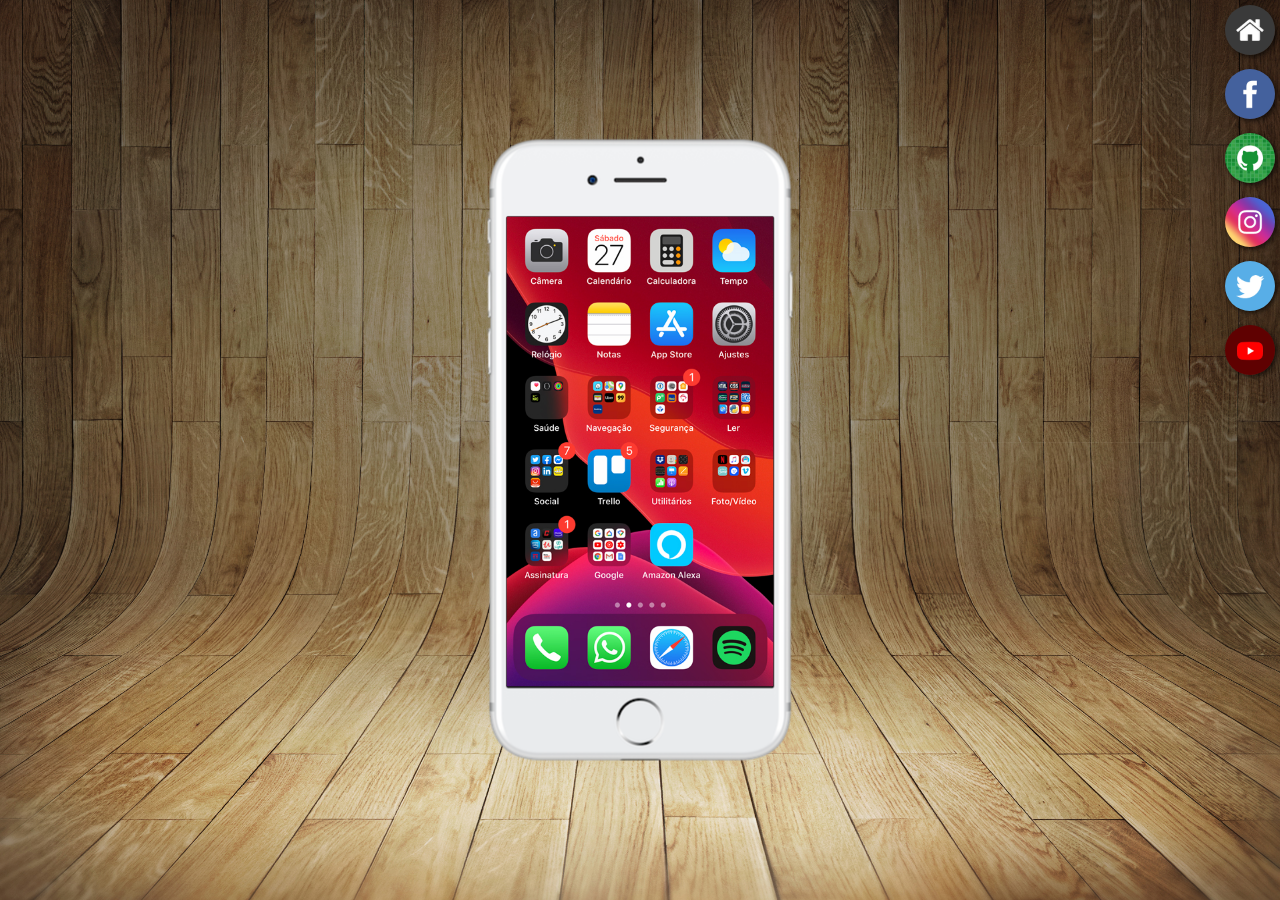
<file: index.html>
<!DOCTYPE html>
<html lang="pt-br">
<head>
    <meta charset="UTF-8">
    <meta http-equiv="X-UA-Compatible" content="IE=edge">
    <meta name="viewport" content="width=device-width, initial-scale=1.0">
    <title>Projeto Redes Sociais</title>
    <link rel="shortcut icon" href="favicon.ico" type="image/x-icon">
    <link rel="stylesheet" href="estilos/estilos.css">
</head>
<body>
    <main>
        <section id="telefone">
            <iframe src="home.html" frameborder="0" scrolling="no" name="home" id="home">Seu navegador não é compatível com iframes!</iframe>
        </section>
        <section id="botoes">
            <a href="home.html" target="home"><img src="imagens/logo-home.jpg" alt="home"></a> <br>
            <a href="facebook.html" target="home"><img src="imagens/logo-facebook.jpg" alt="home"></a> <br>
            <a href="github.html" target="home"><img src="imagens/logo-github.jpg" alt="git-hub"></a> <br>
            <a href="instagram.html" target="home"><img src="imagens/logo-instagram.jpg" alt="instagram"></a> <br>
            <a href="twitter.html" target="home"><img src="imagens/logo-twitter.jpg" alt="twitter"></a> <br>
            <a href="youtube.html" target="home"><img src="imagens/logo-youtube.jpg" alt="youtube"></a>
        </section>
    </main>
</body>
</html>
</file>
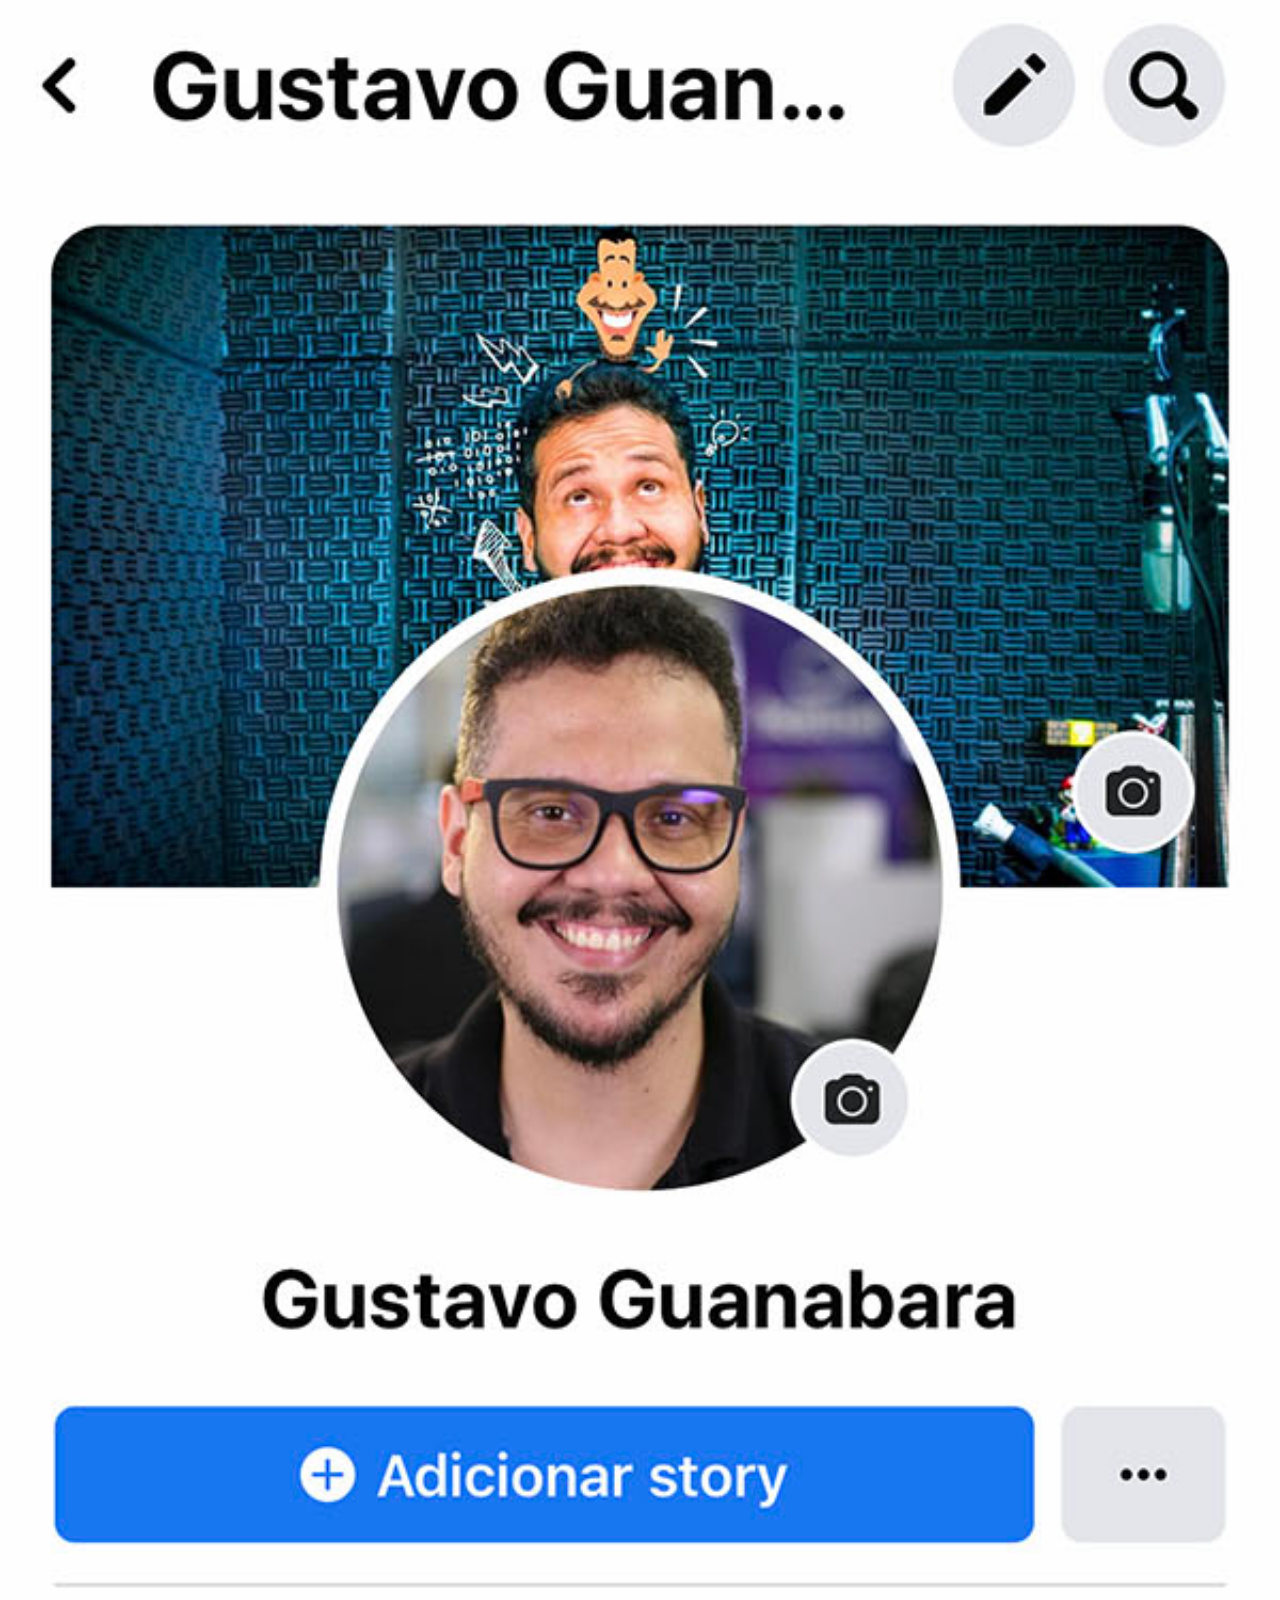
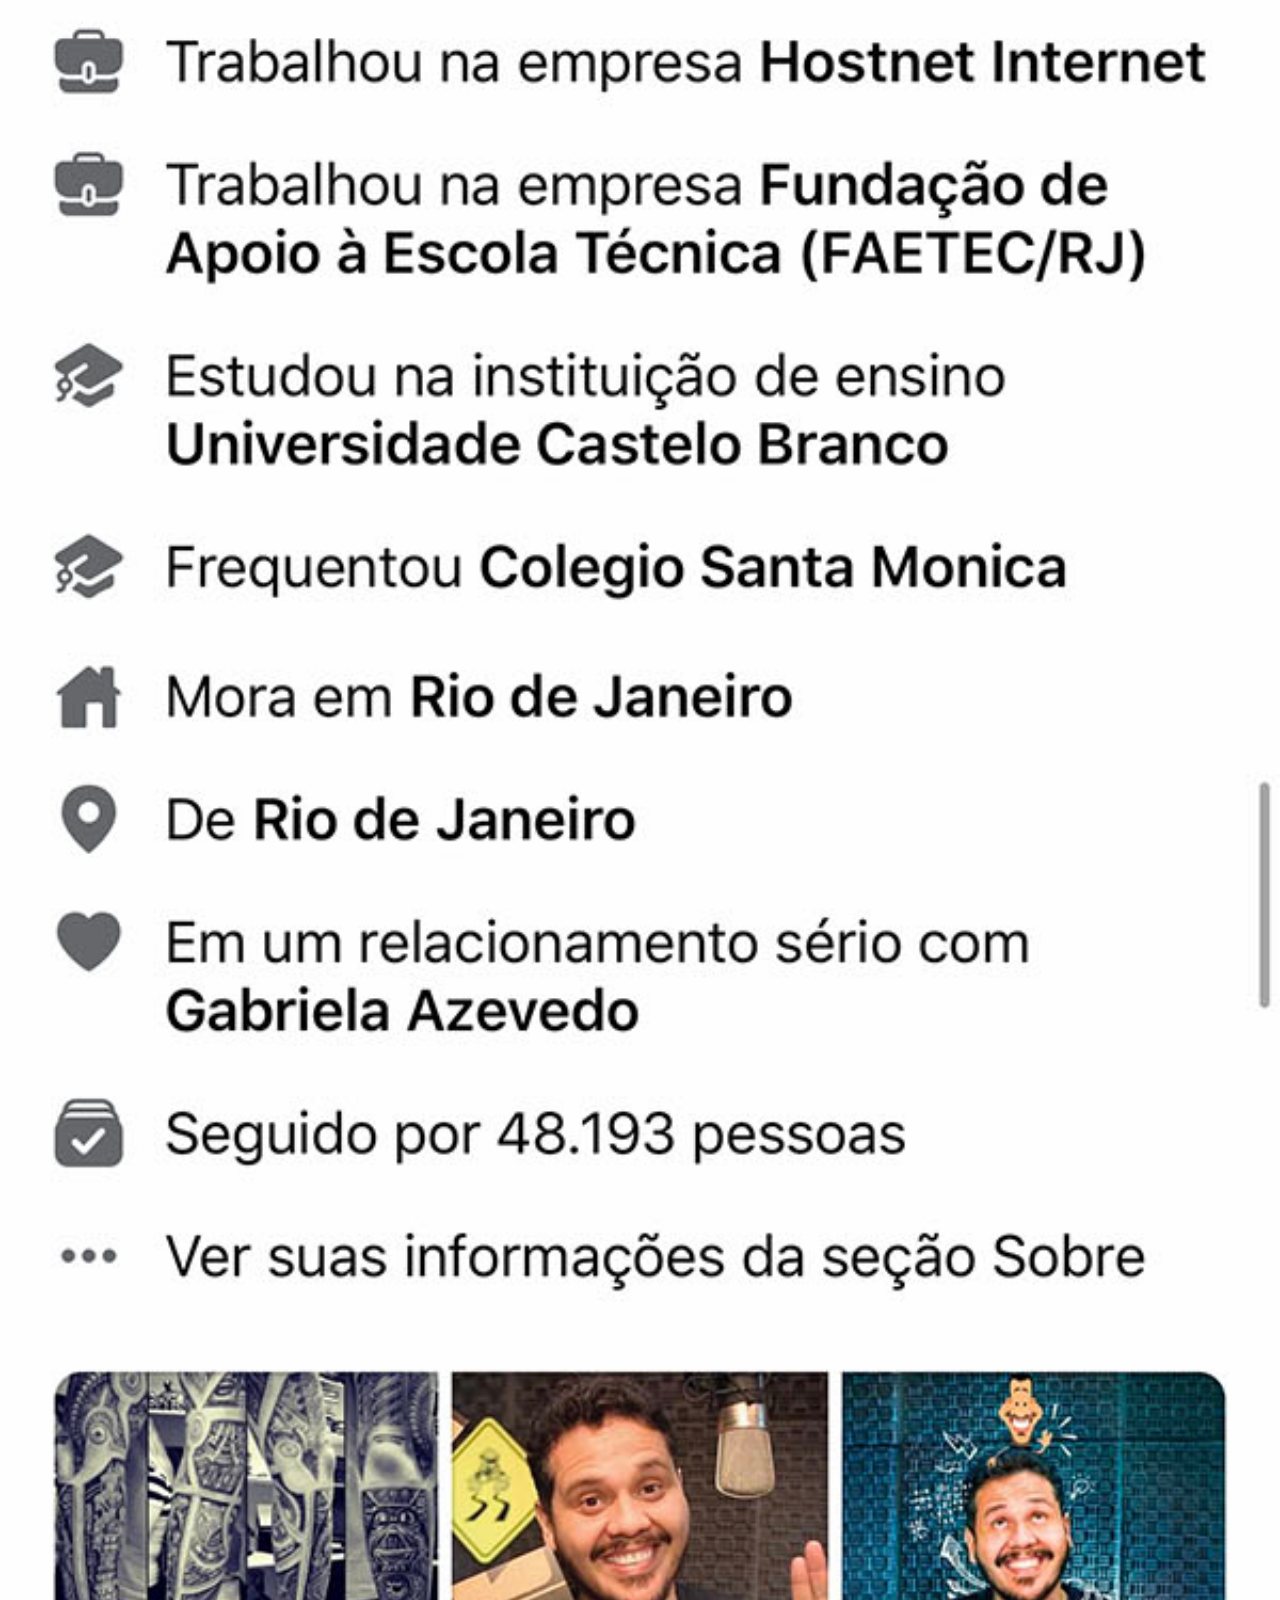
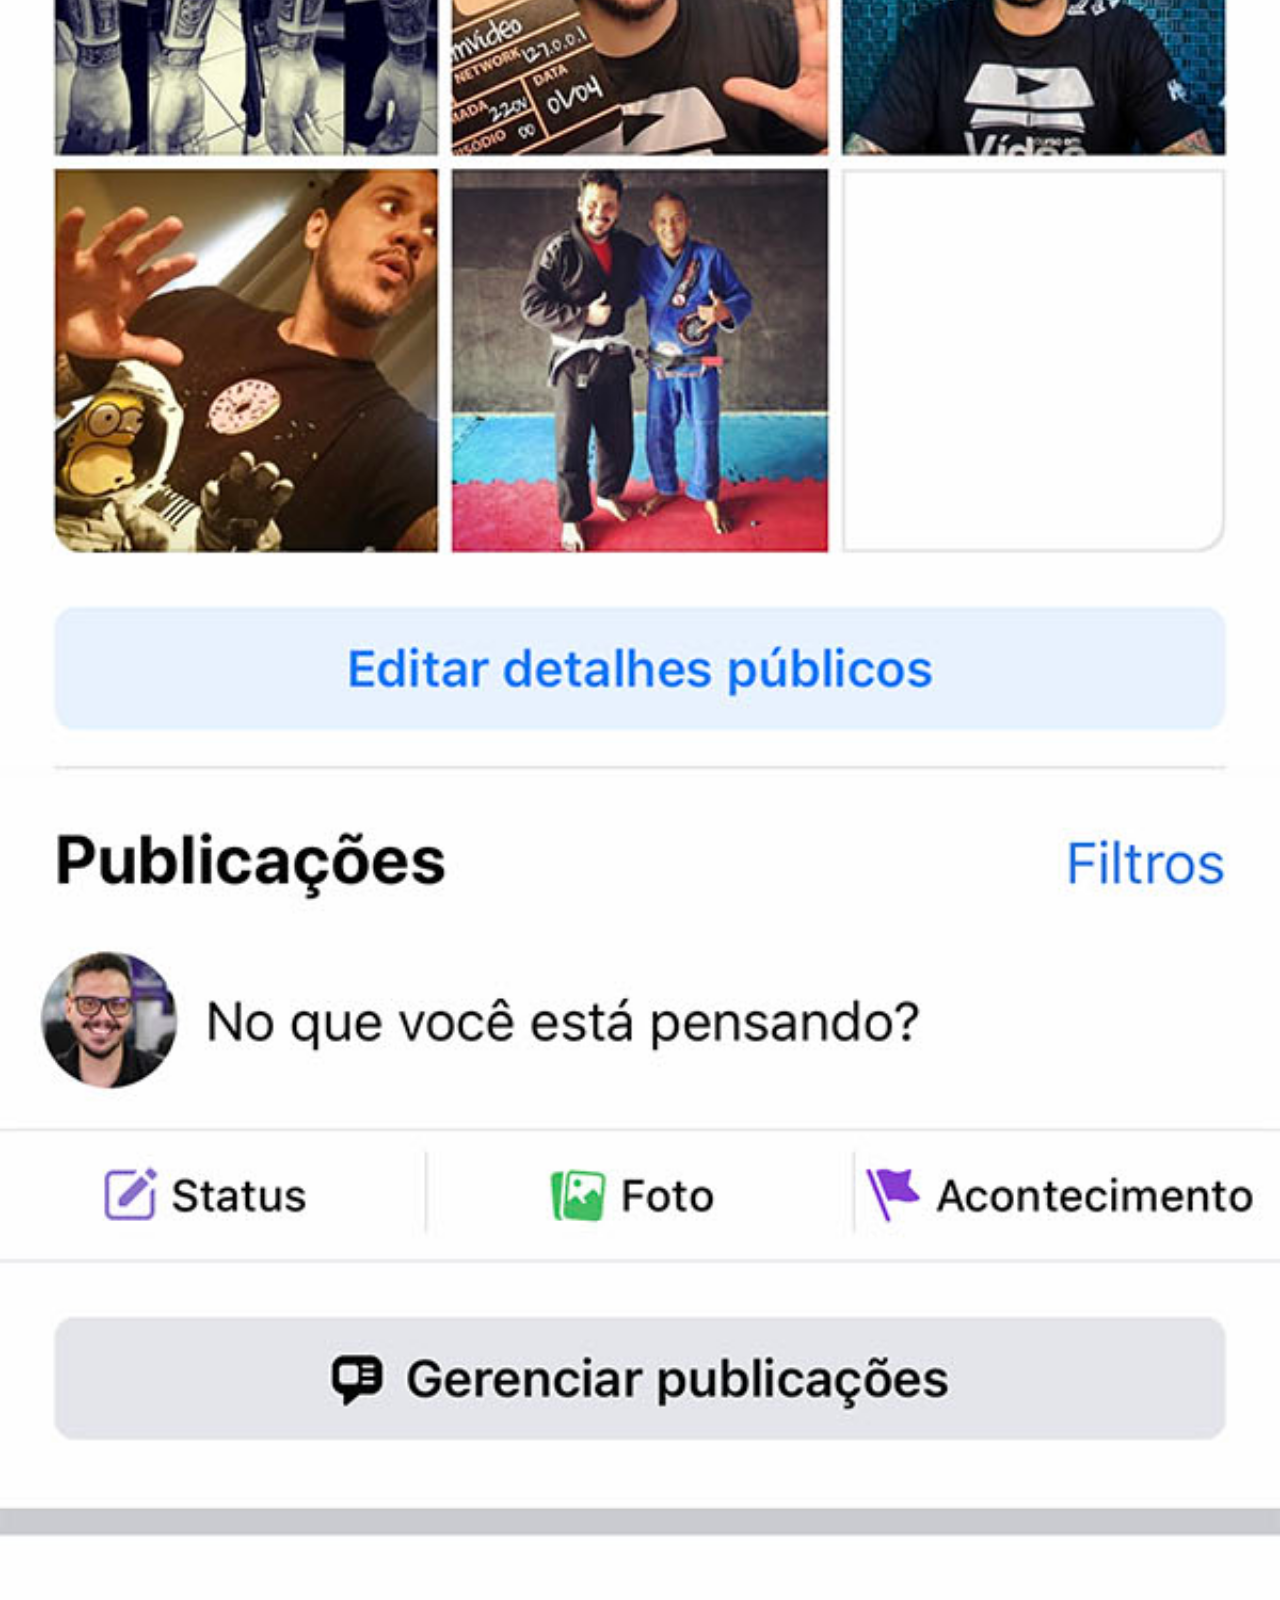
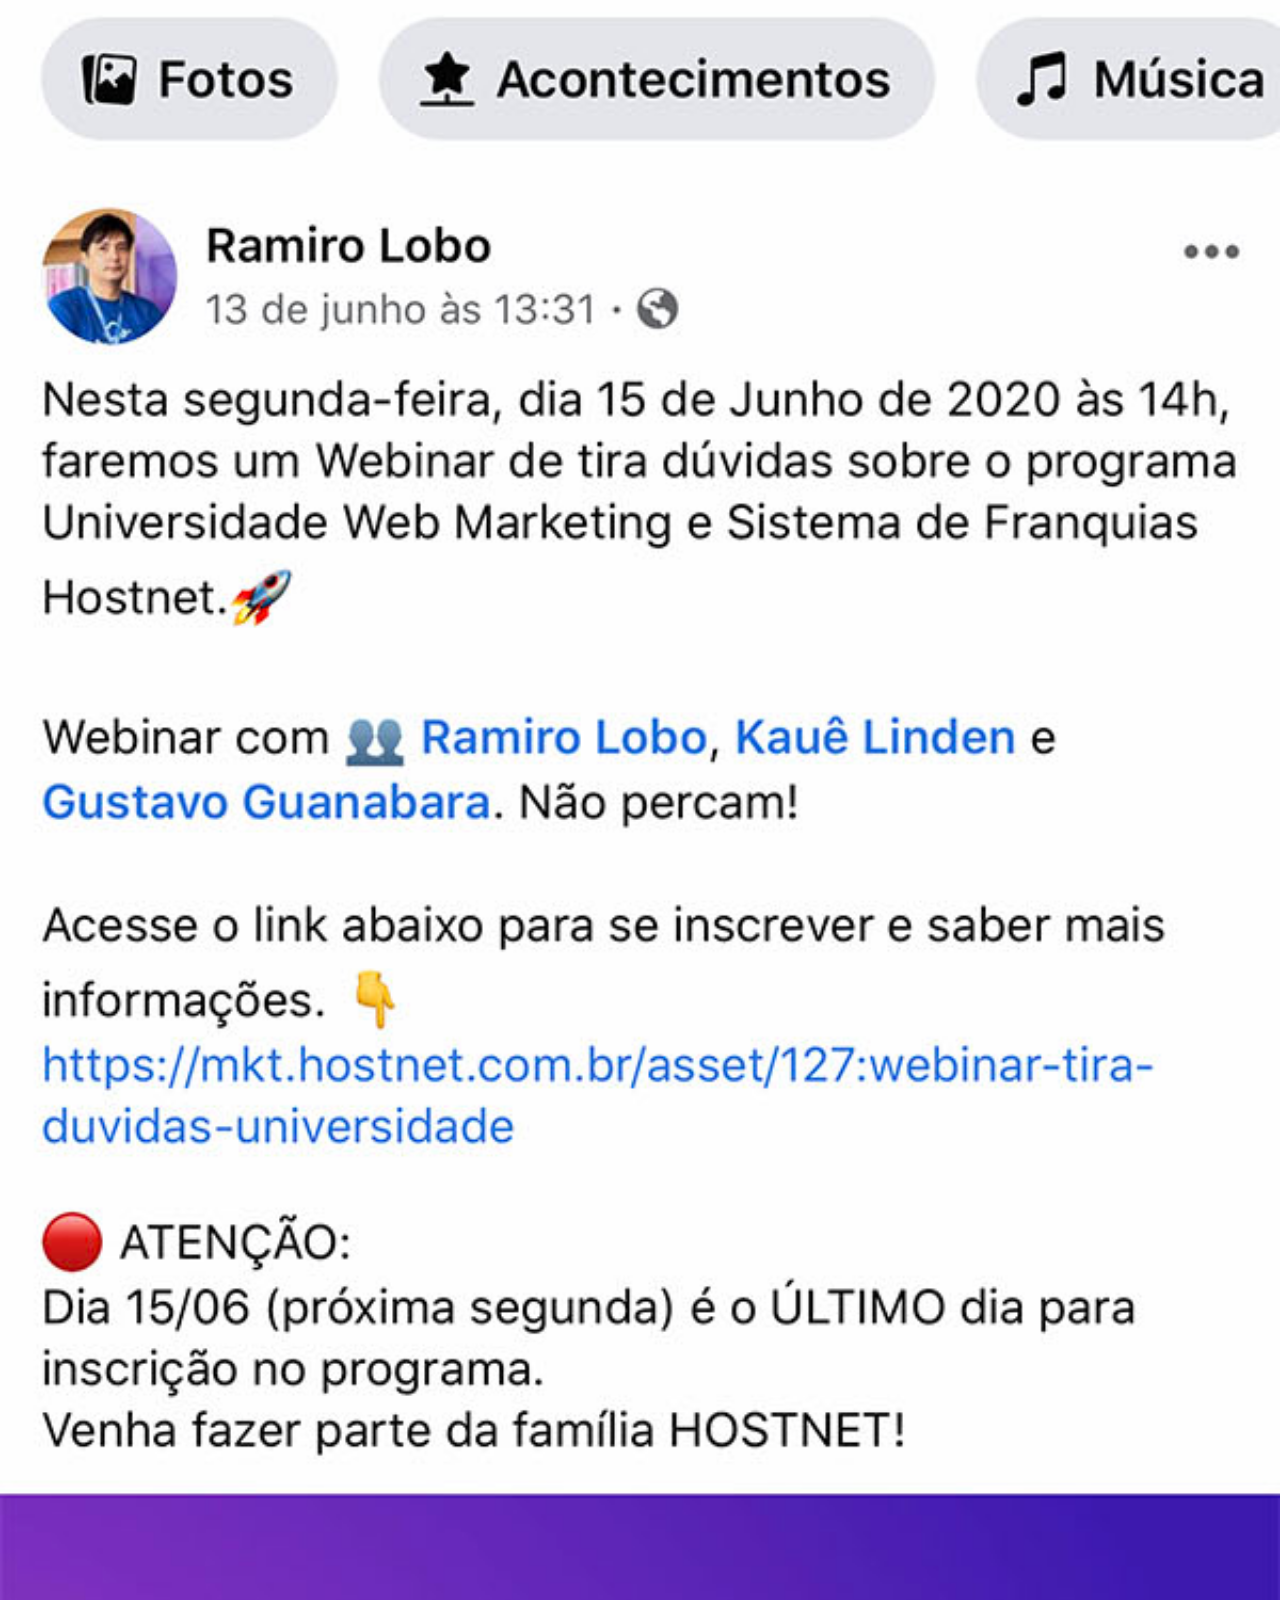
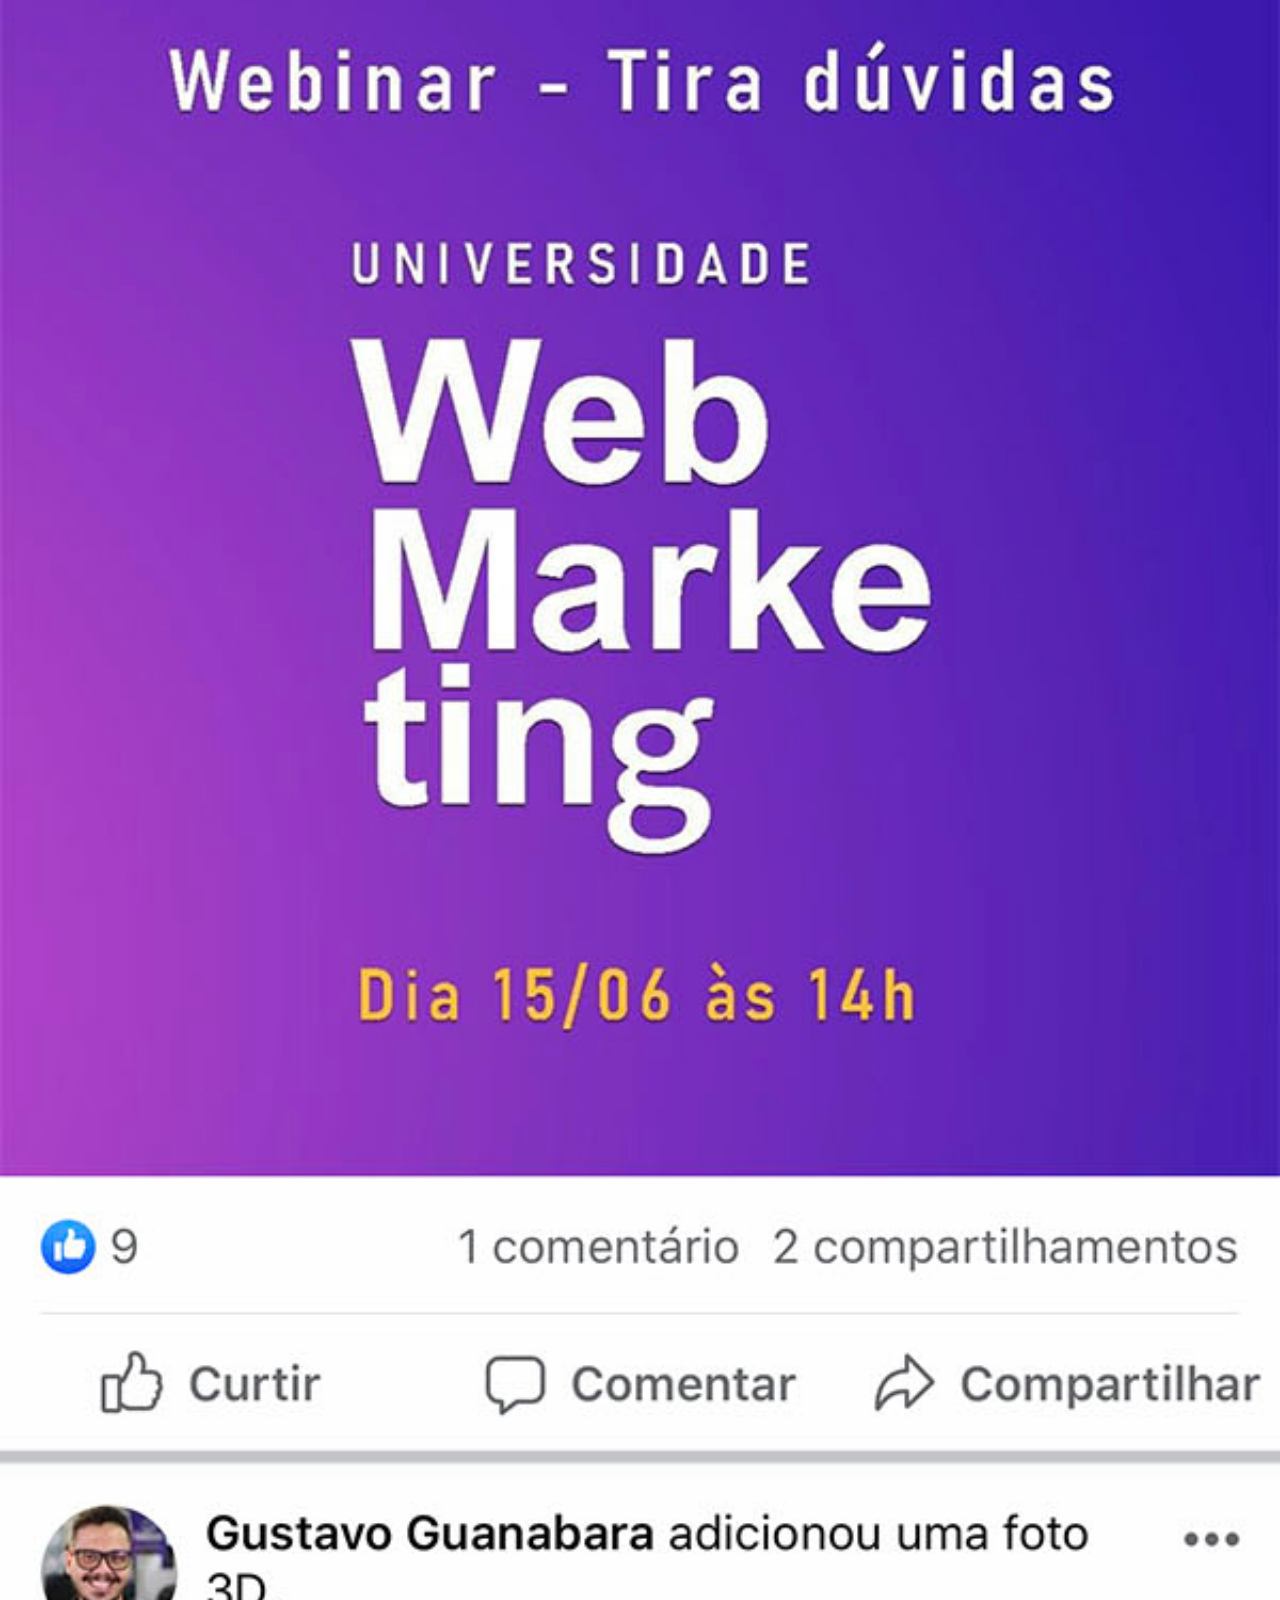
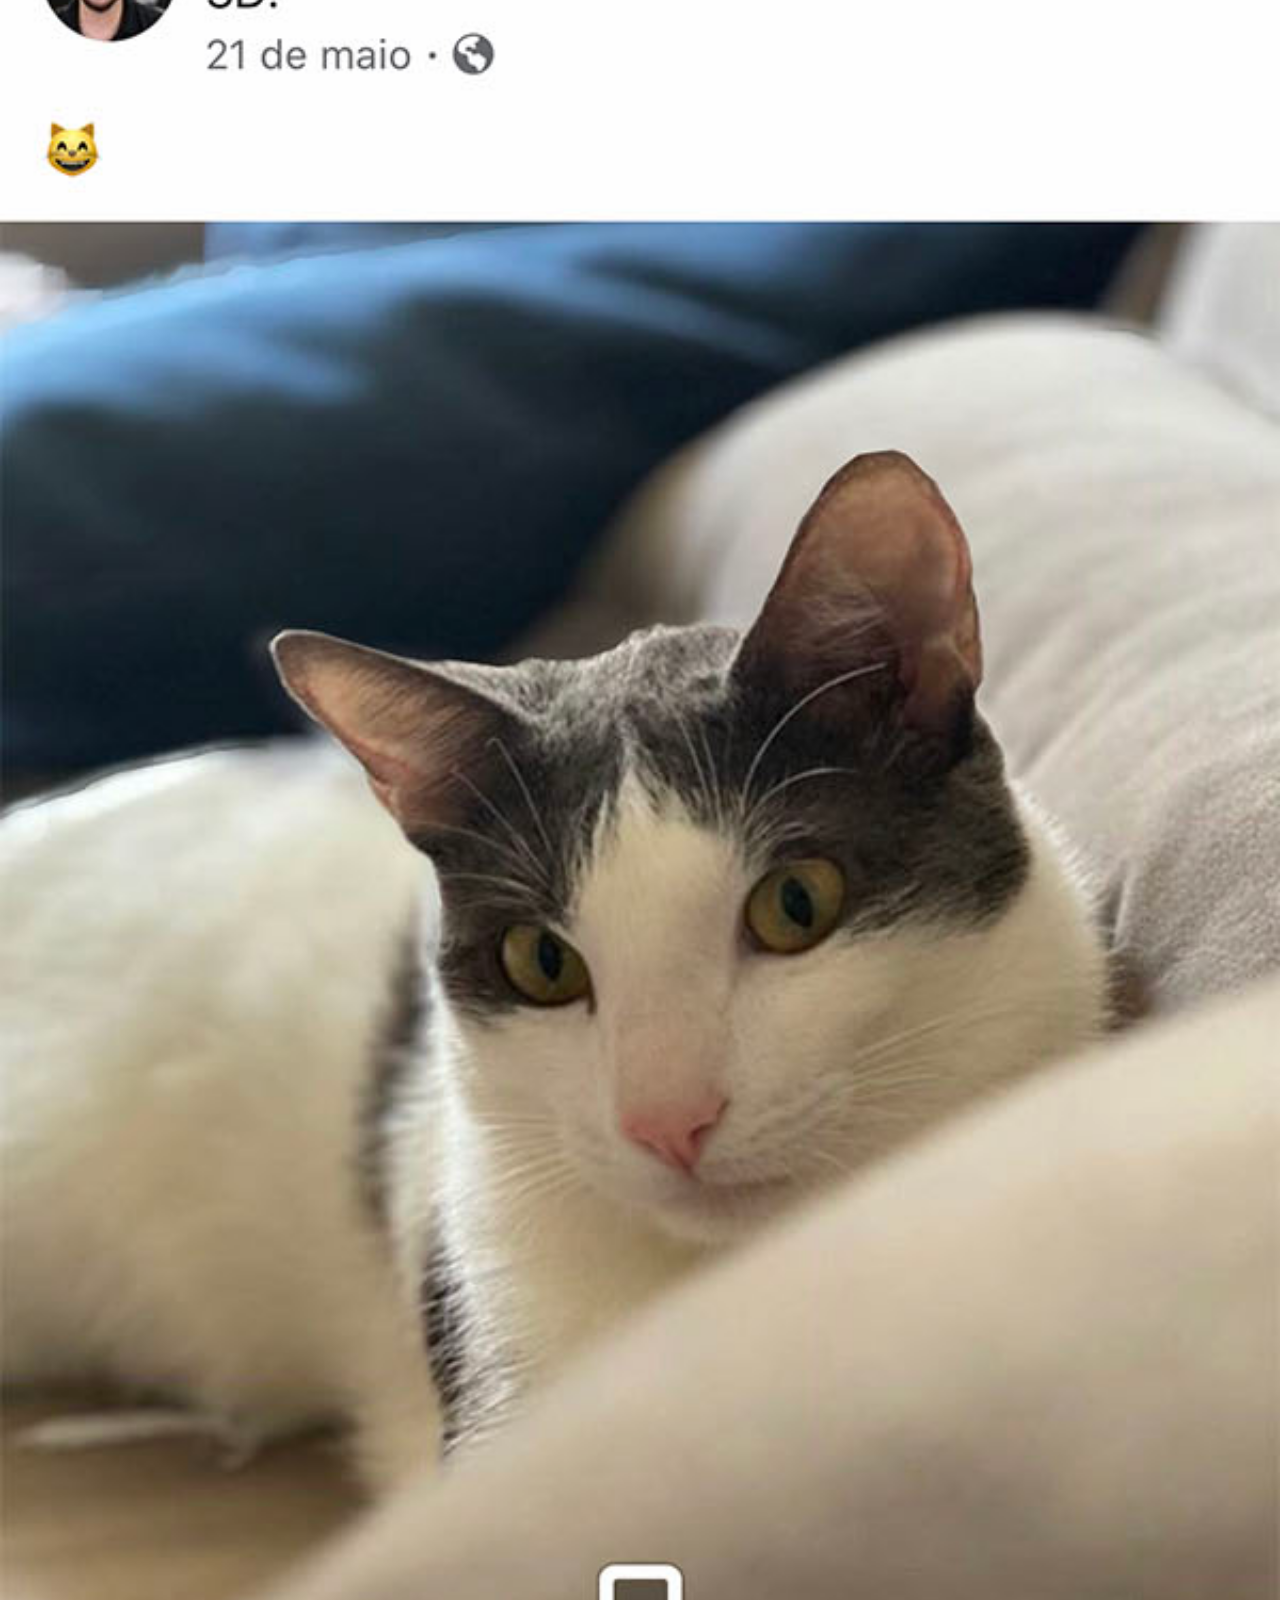
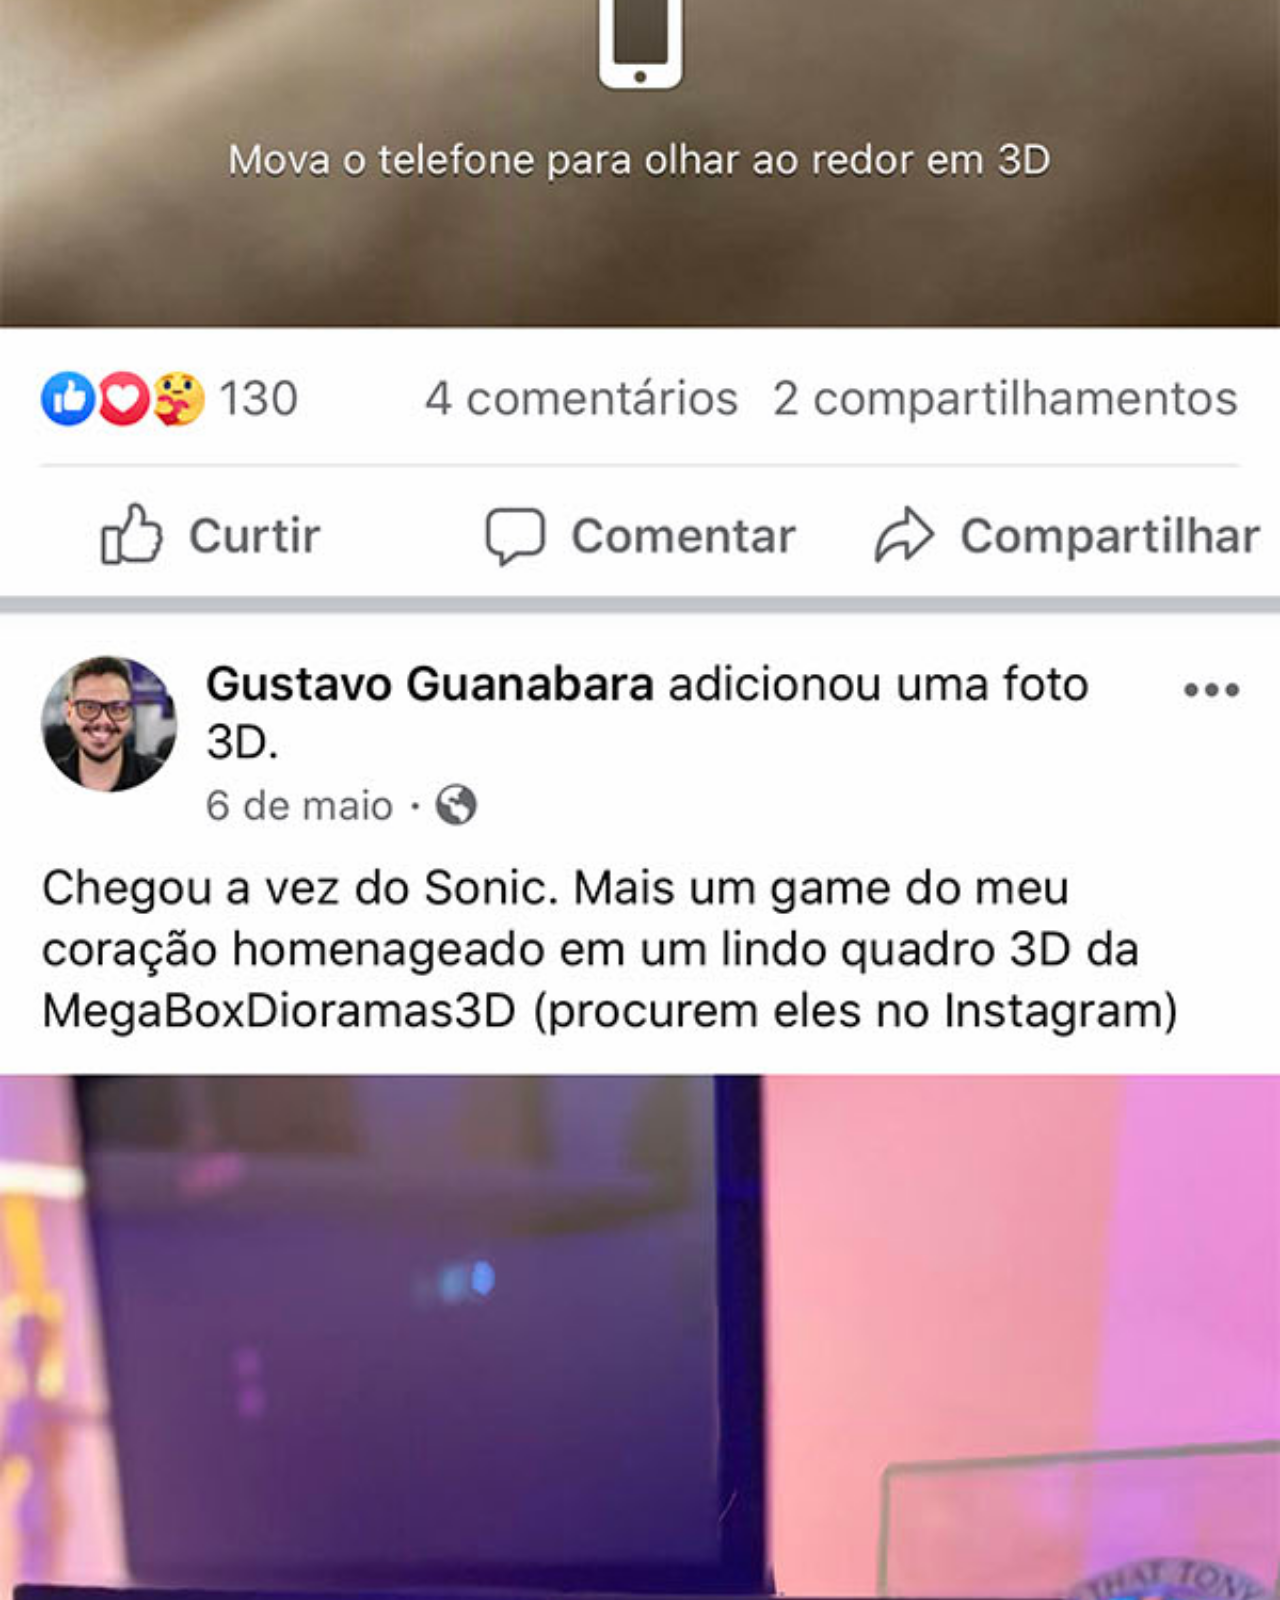
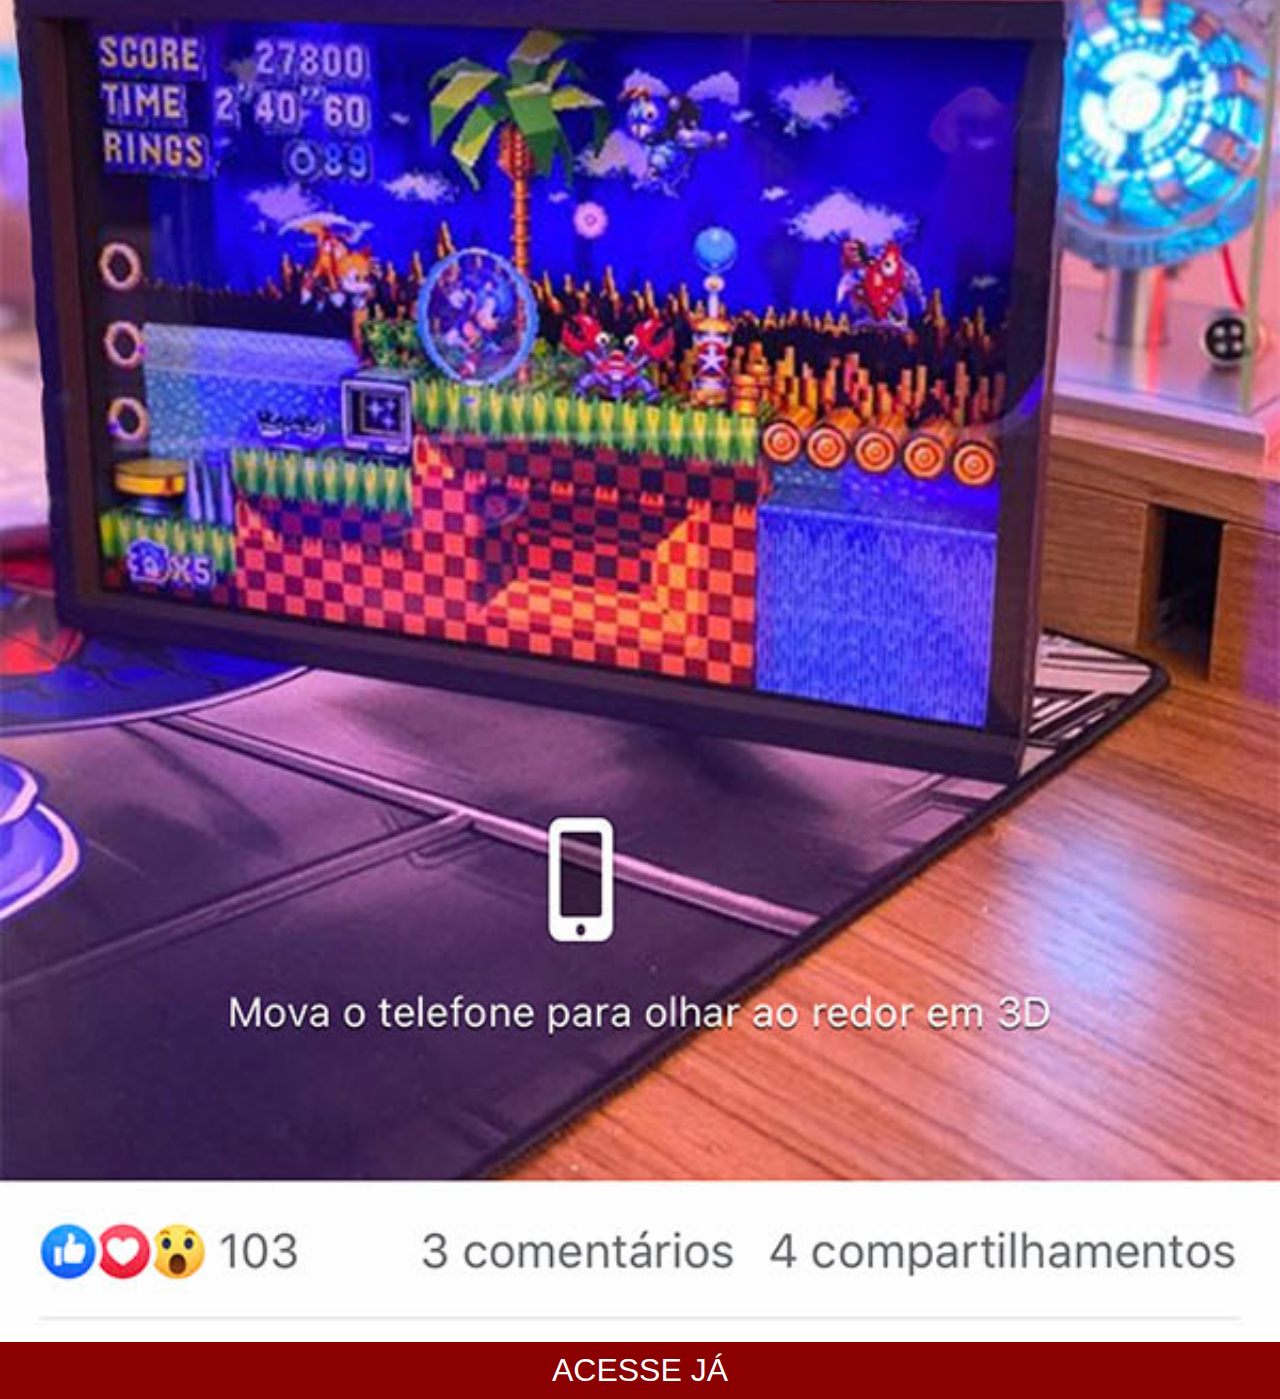
<file: facebook.html>
<!DOCTYPE html>
<html lang="pt-br">
<head>
    <meta charset="UTF-8">
    <meta http-equiv="X-UA-Compatible" content="IE=edge">
    <meta name="viewport" content="width=device-width, initial-scale=1.0">
    <title>Facebok</title>
    <link rel="stylesheet" href="estilos/social.css">
</head>
<body>
    <img src="imagens/tela-facebook.jpg" alt="tela-facebook">
    <a href="https://www.youtube.com/@CursoemVideo/playlists" target="_blank">ACESSE JÁ</a>
</body>
</html>
</file>
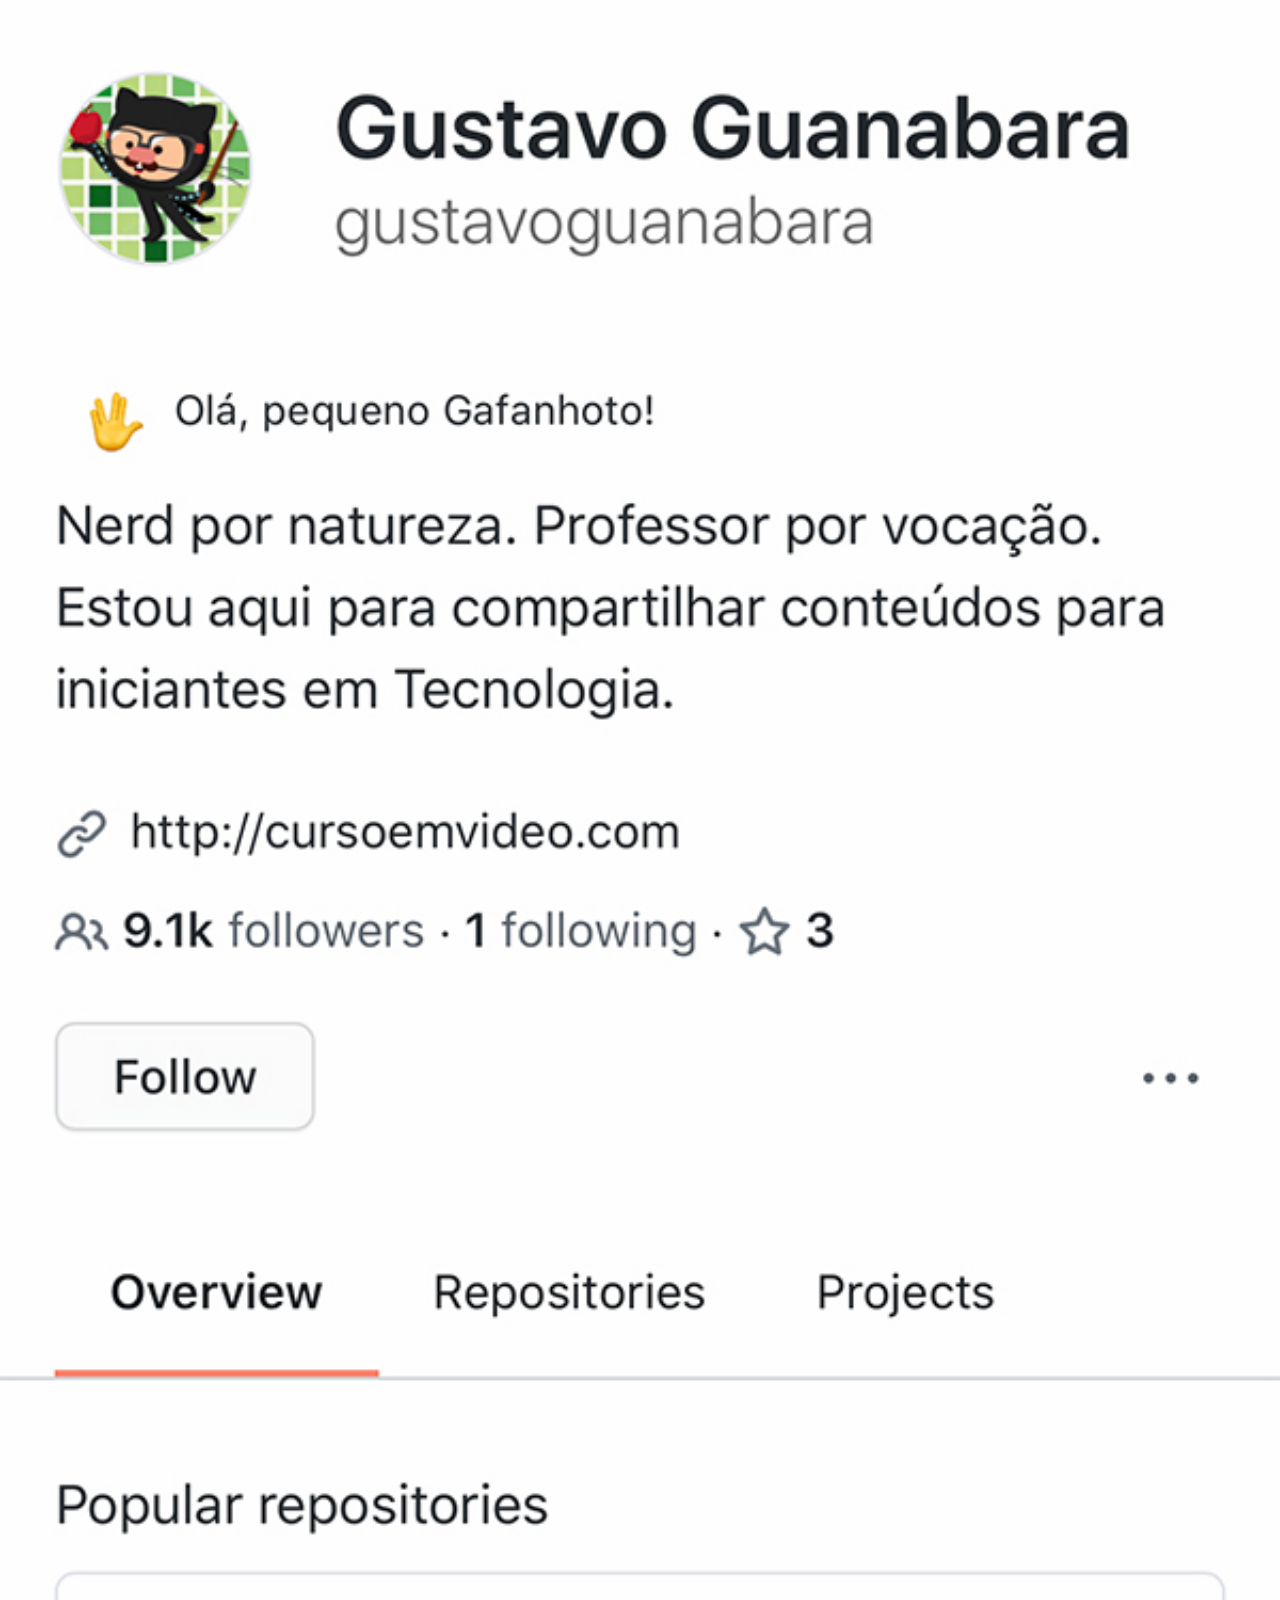
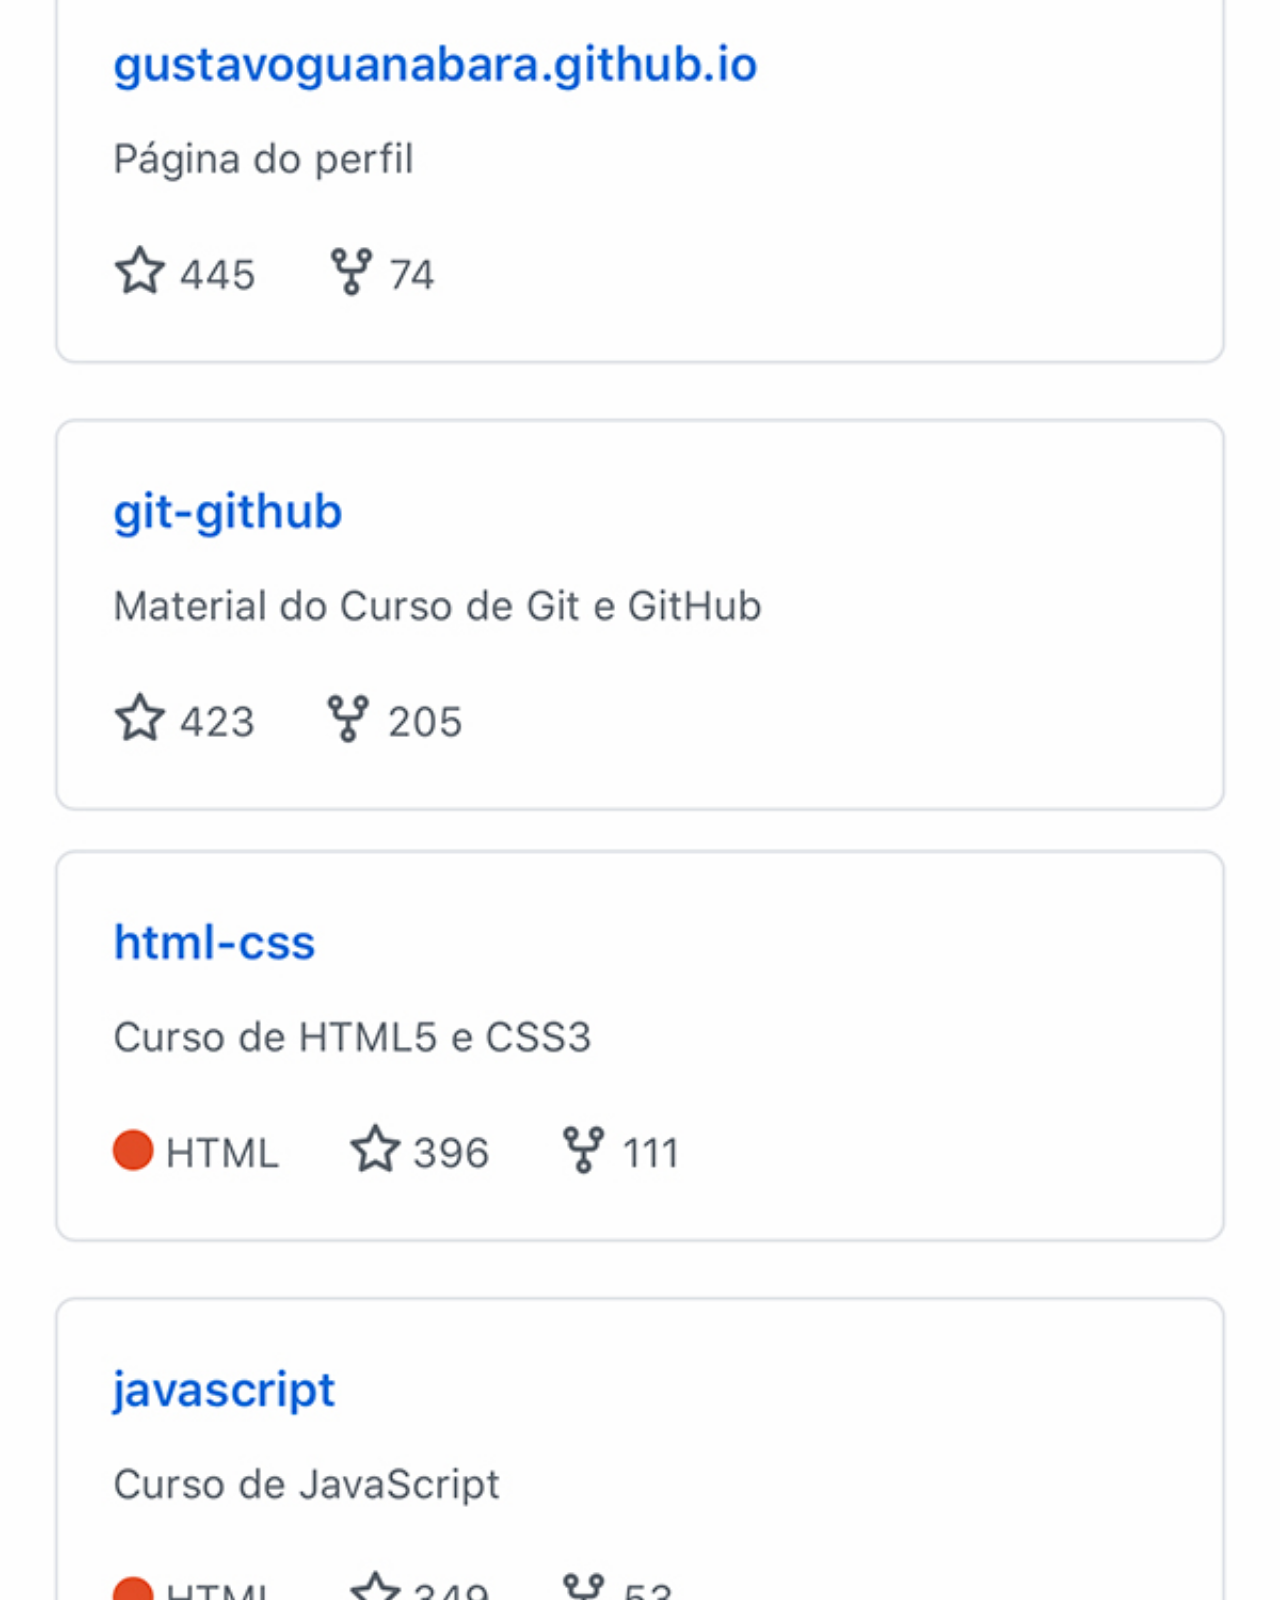
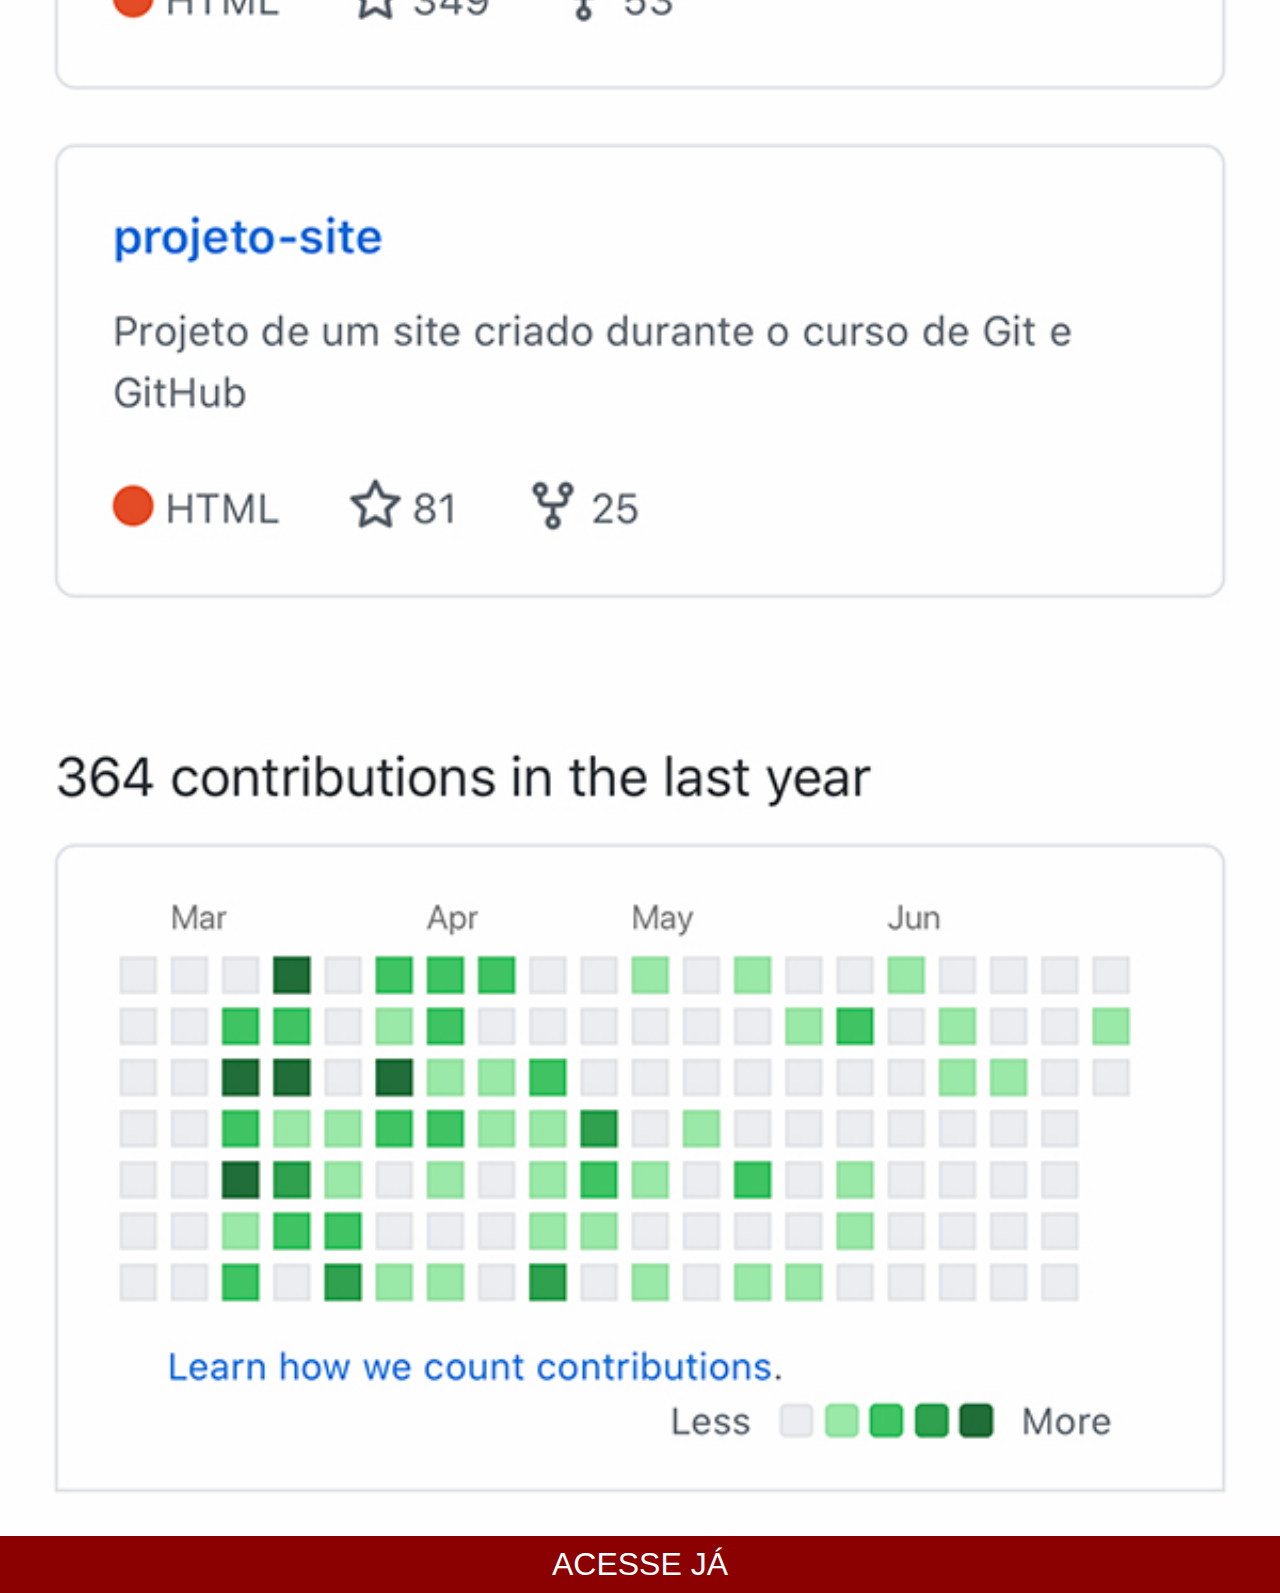
<file: github.html>
<!DOCTYPE html>
<html lang="pt-br">
<head>
    <meta charset="UTF-8">
    <meta http-equiv="X-UA-Compatible" content="IE=edge">
    <meta name="viewport" content="width=device-width, initial-scale=1.0">
    <title>Github</title>
    <link rel="stylesheet" href="estilos/social.css">
</head>
<body>
    <img src="imagens/tela-github.jpg" alt="">
    <a href="https://github.com/gustavoguanabara" target="_blank">ACESSE JÁ</a>
</body>
</html>
</file>
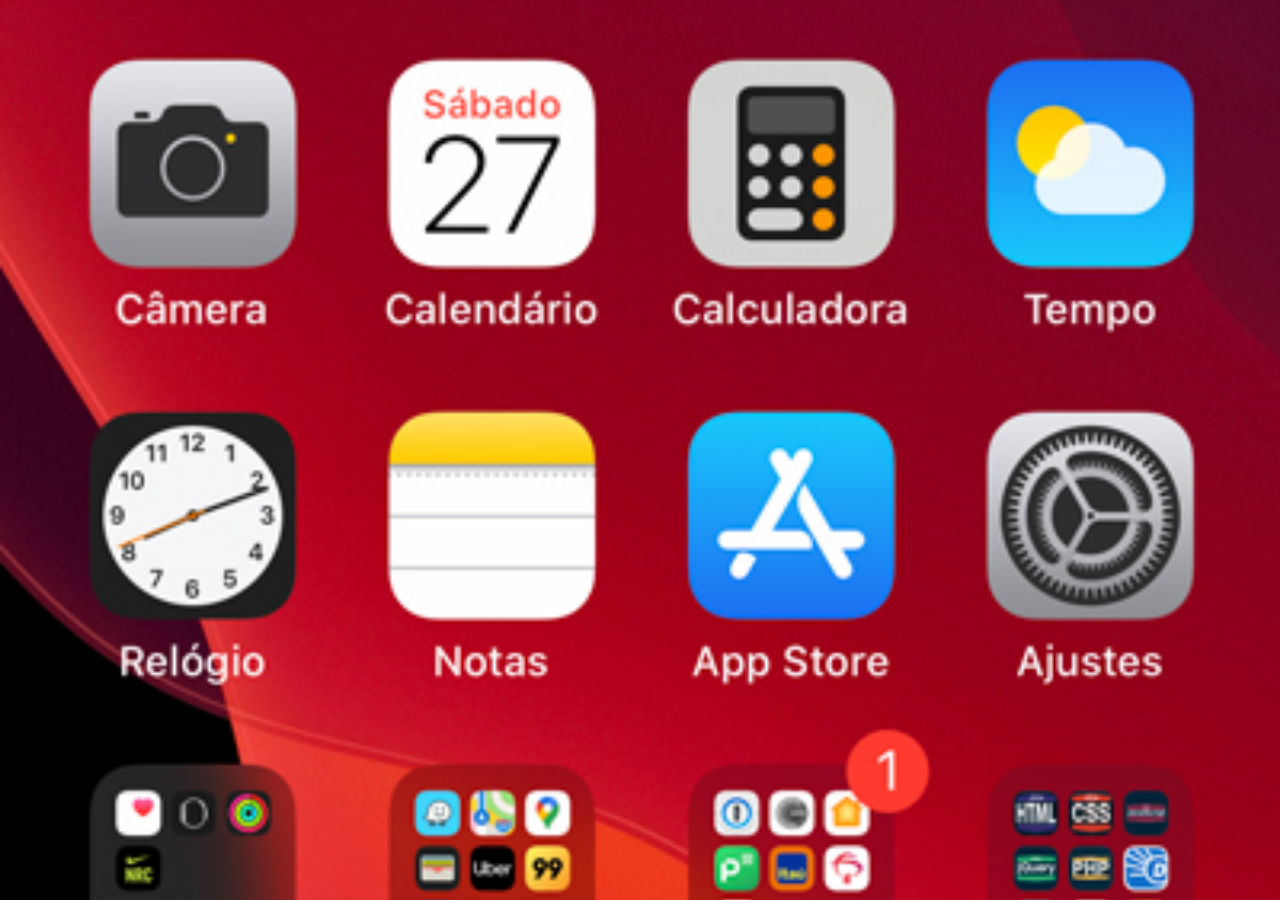
<file: home.html>
<!DOCTYPE html>
<html lang="pt-br">
<head>
    <meta charset="UTF-8">
    <meta http-equiv="X-UA-Compatible" content="IE=edge">
    <meta name="viewport" content="width=device-width, initial-scale=1.0">
    <title>home</title>
    <style>
        * {
            margin: 0px;
            padding: 0px;
        }
        body {
            width: 100vw;
            height: 100vh;
            background: black url(imagens/tela-home.jpg) no-repeat top center;
            background-size: cover;
        }
    </style>
</head>
<body>
    
</body>
</html>
</file>
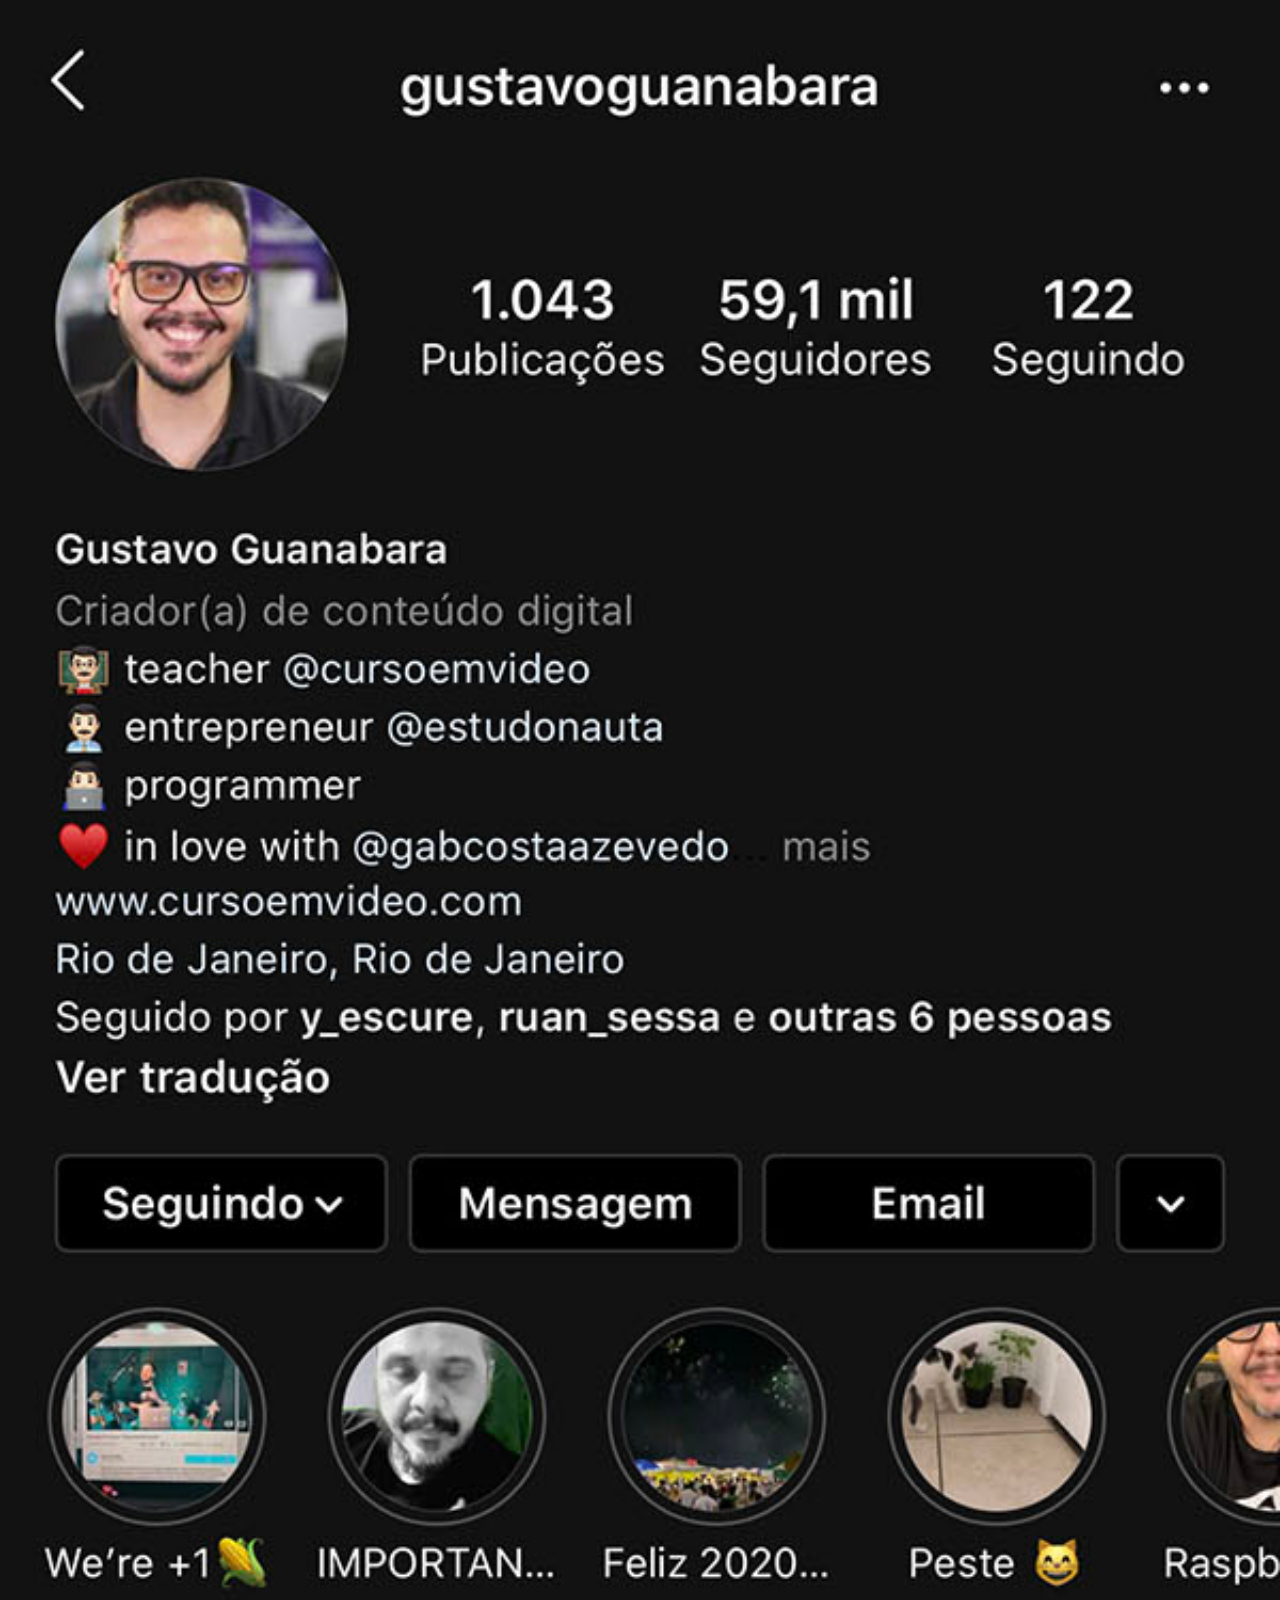
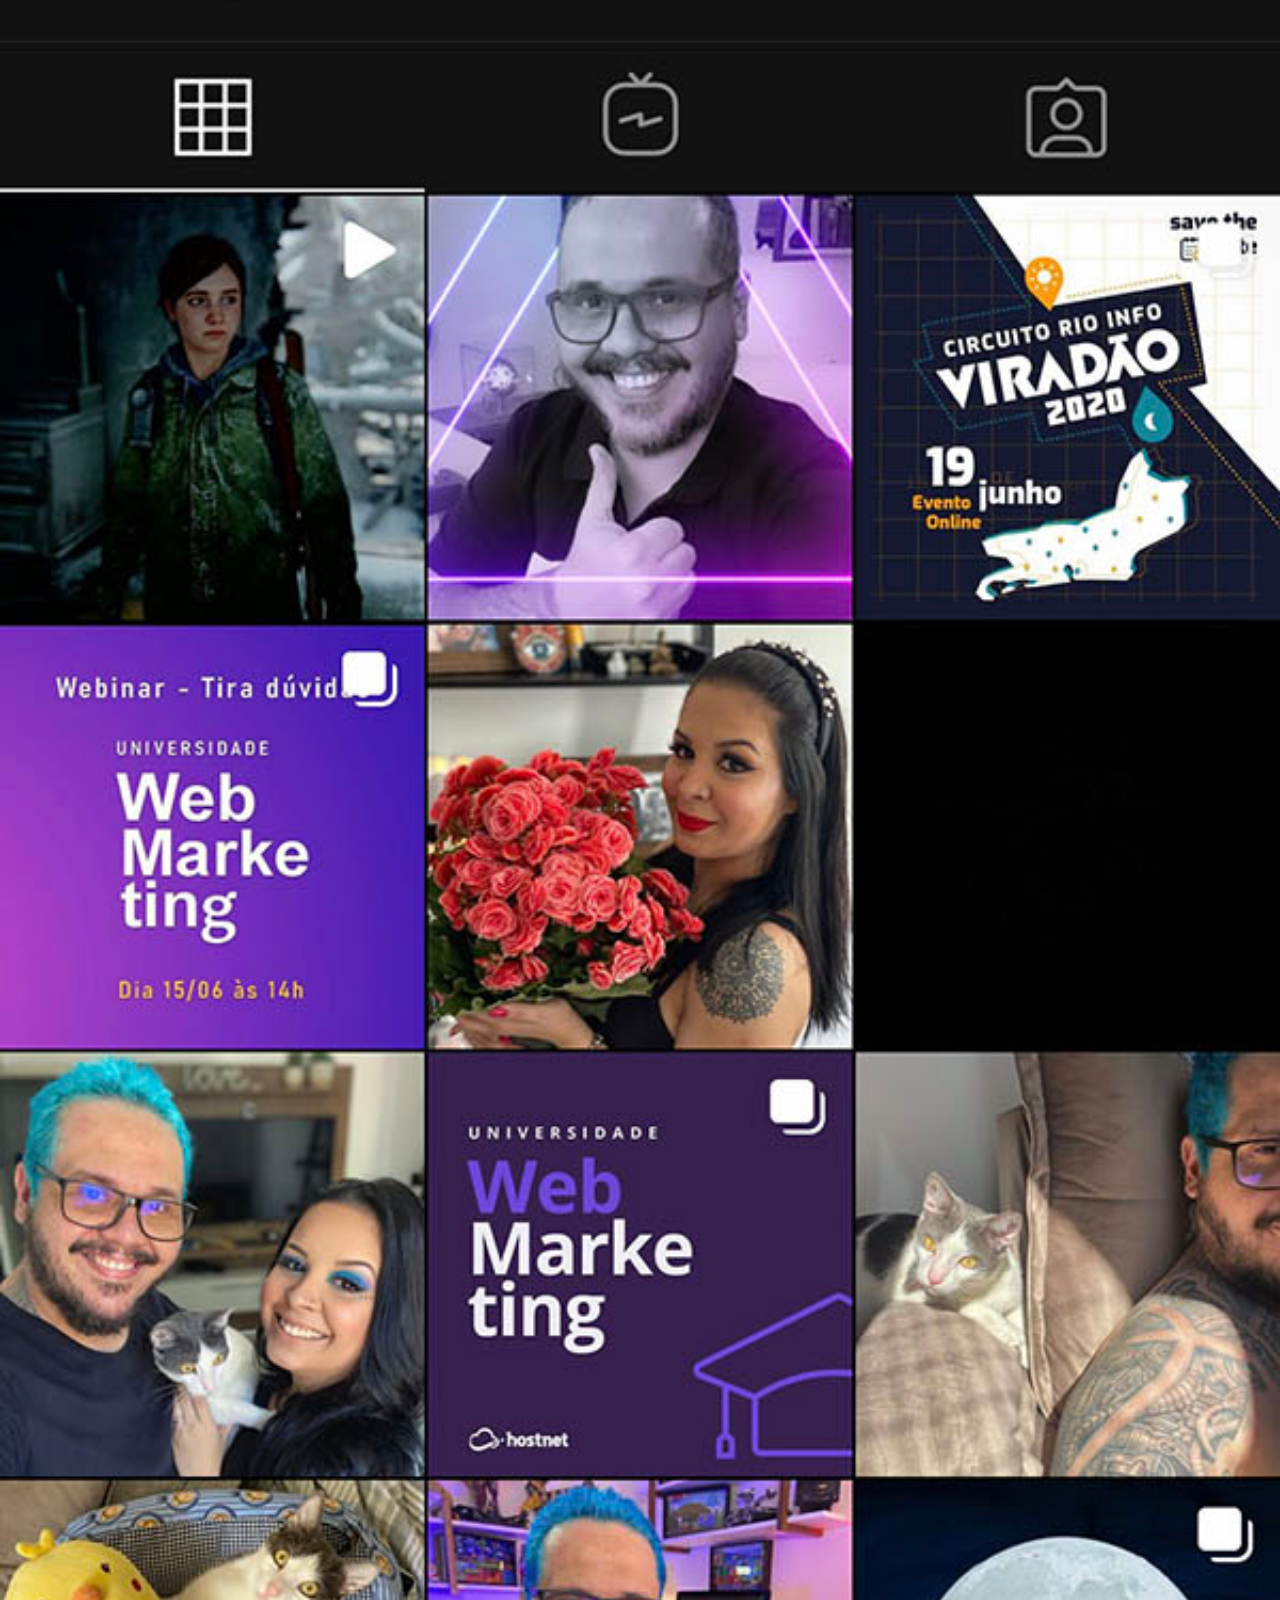
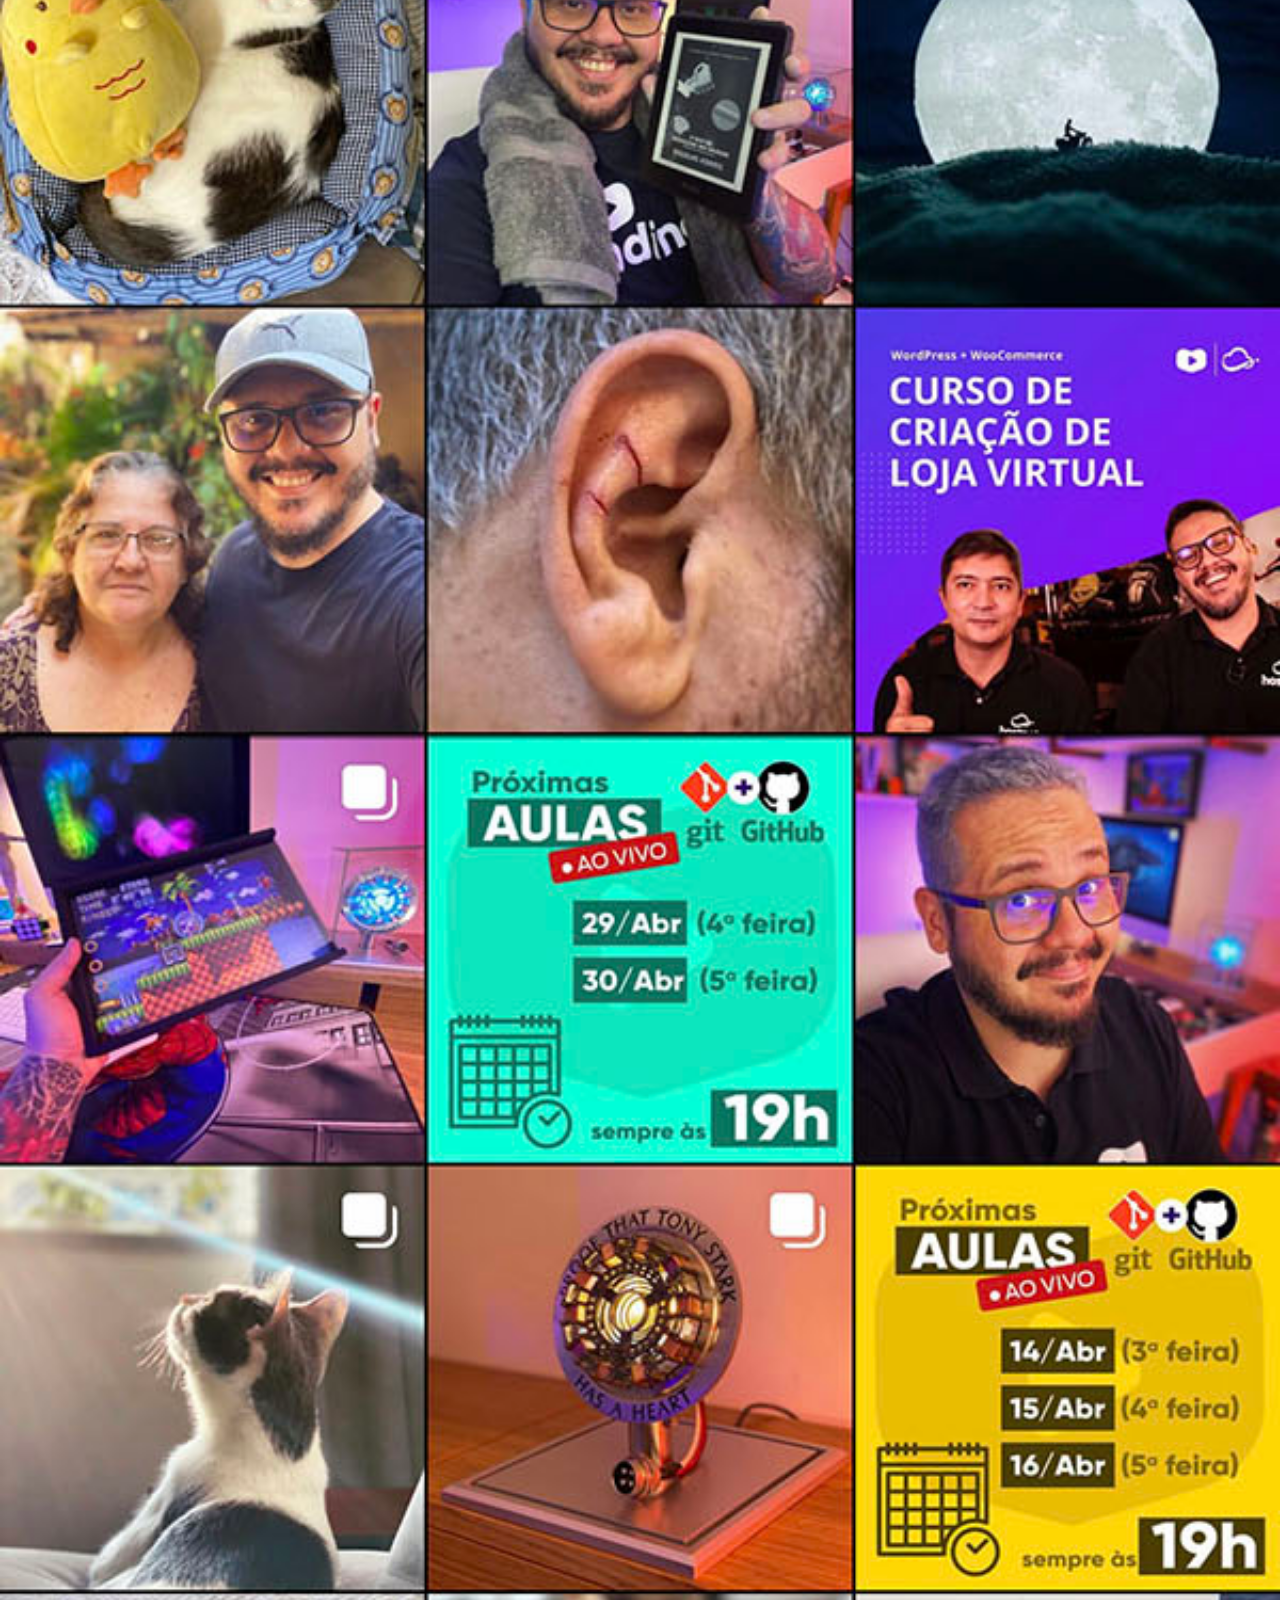
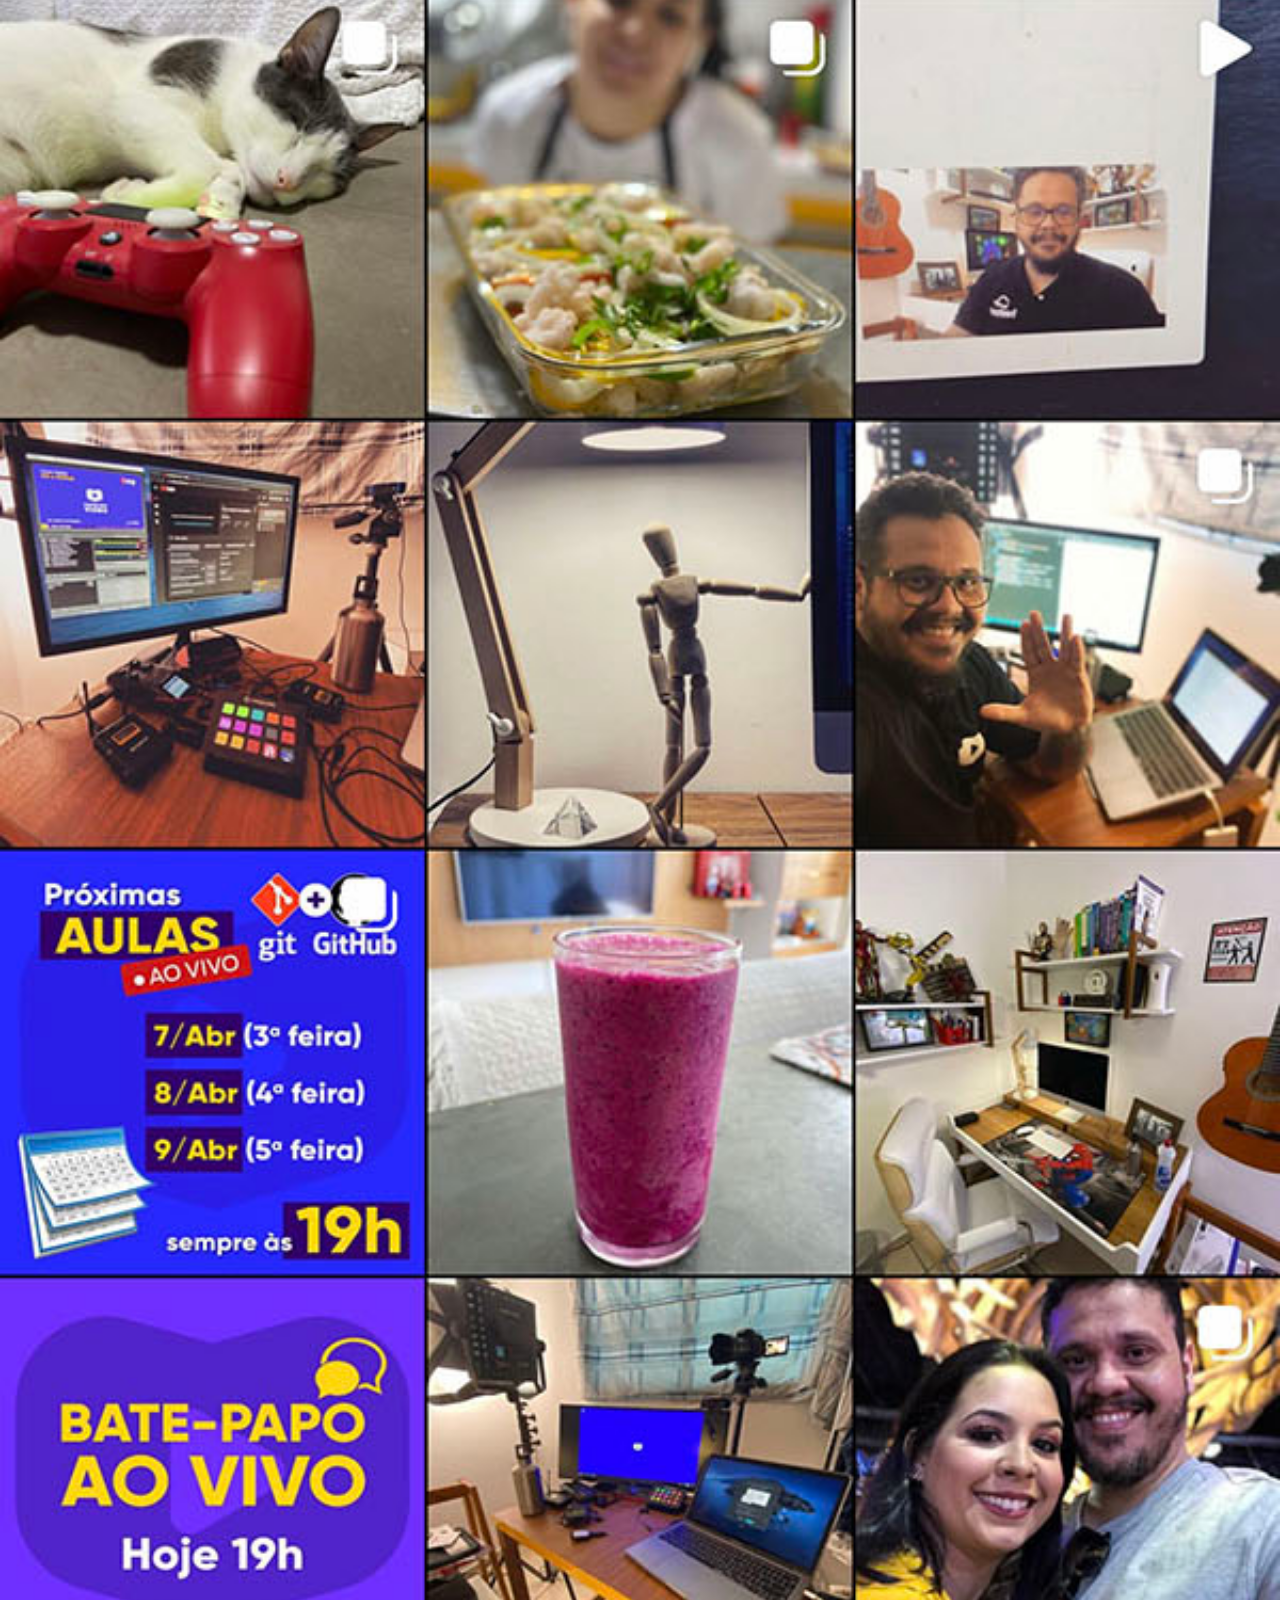
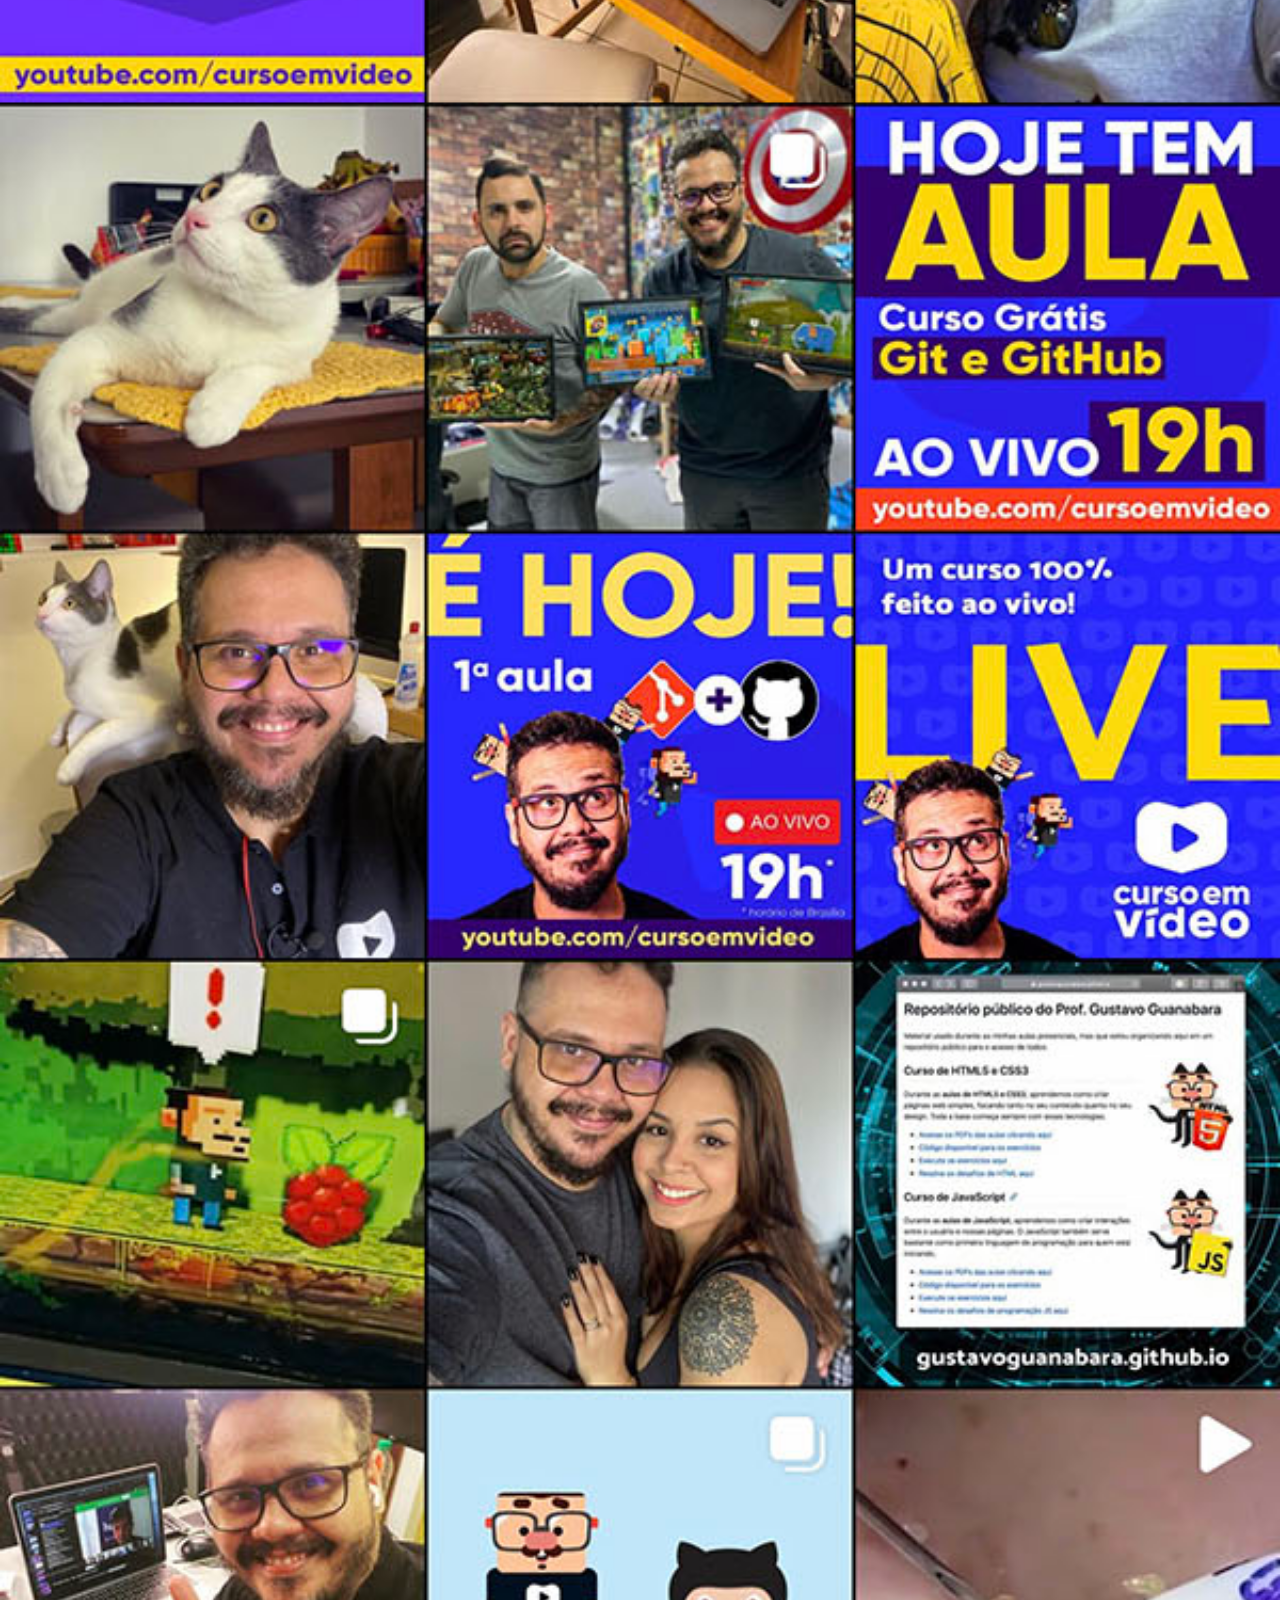
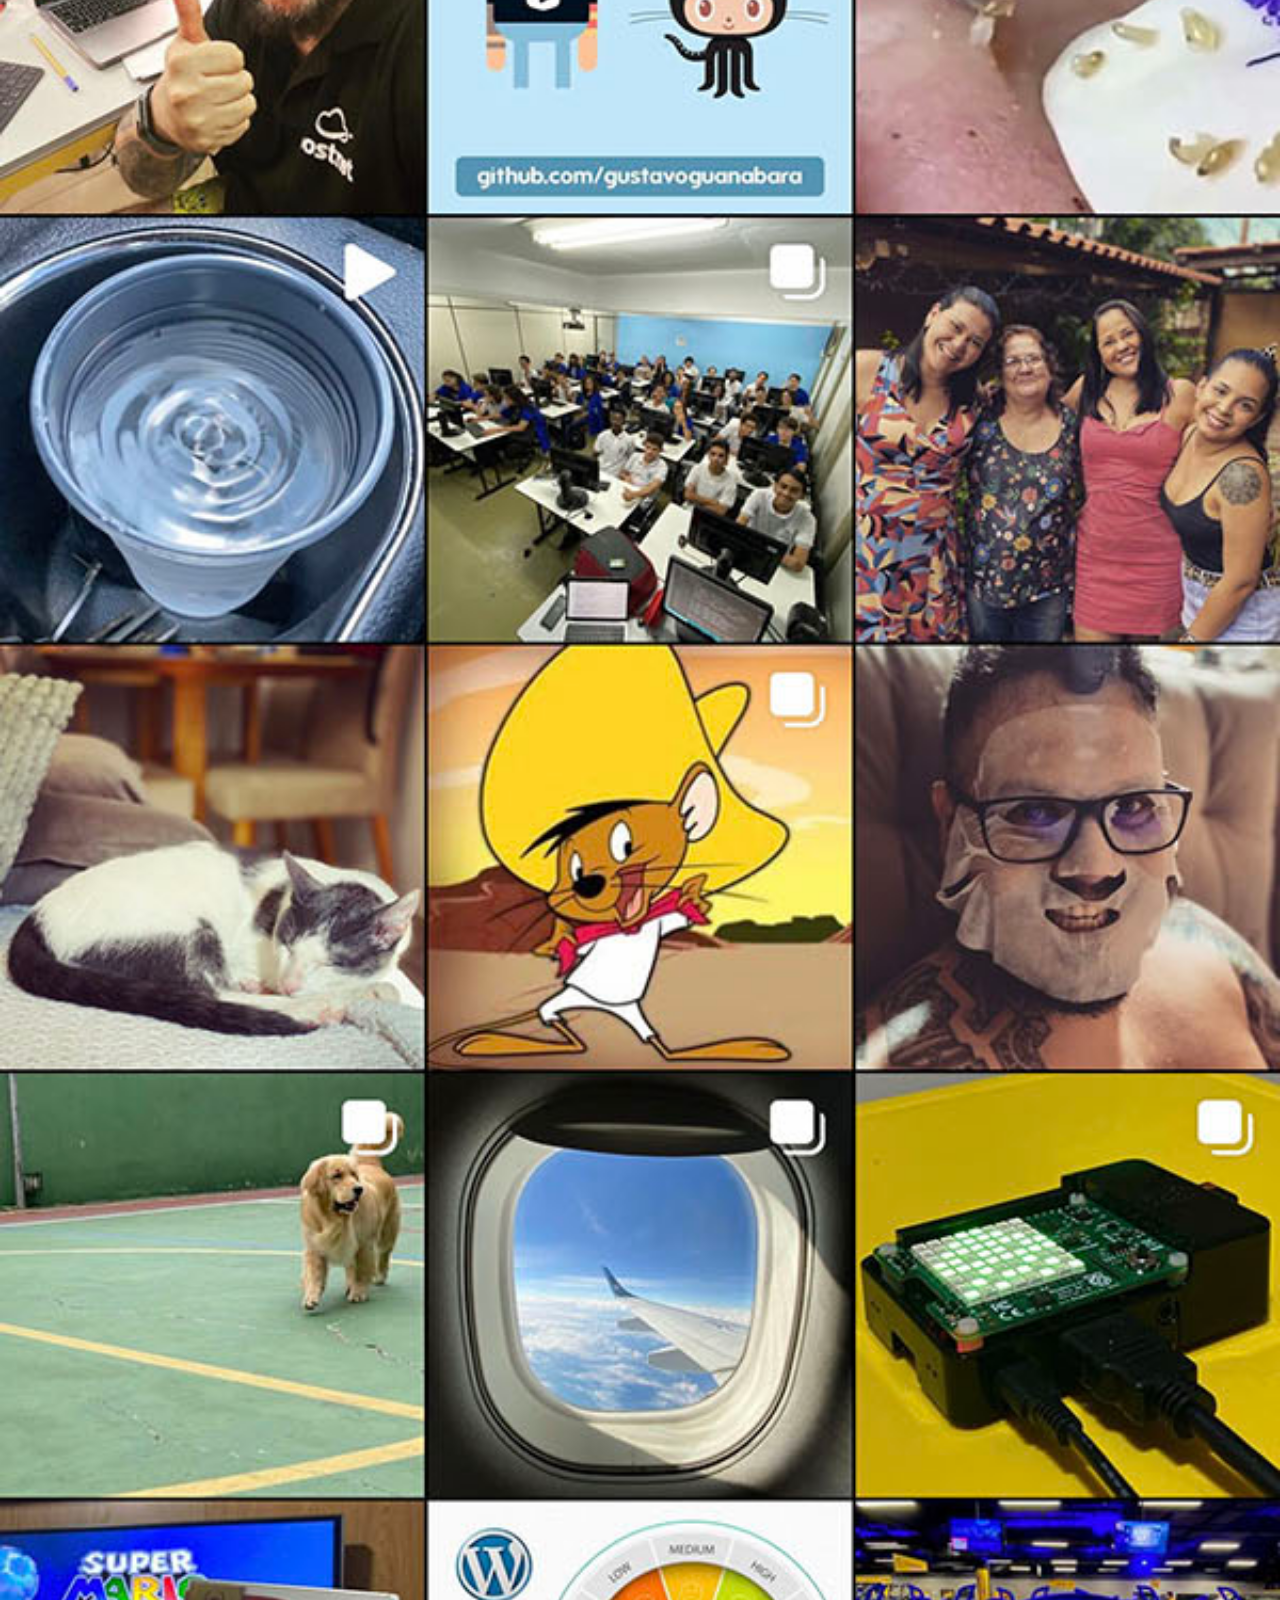
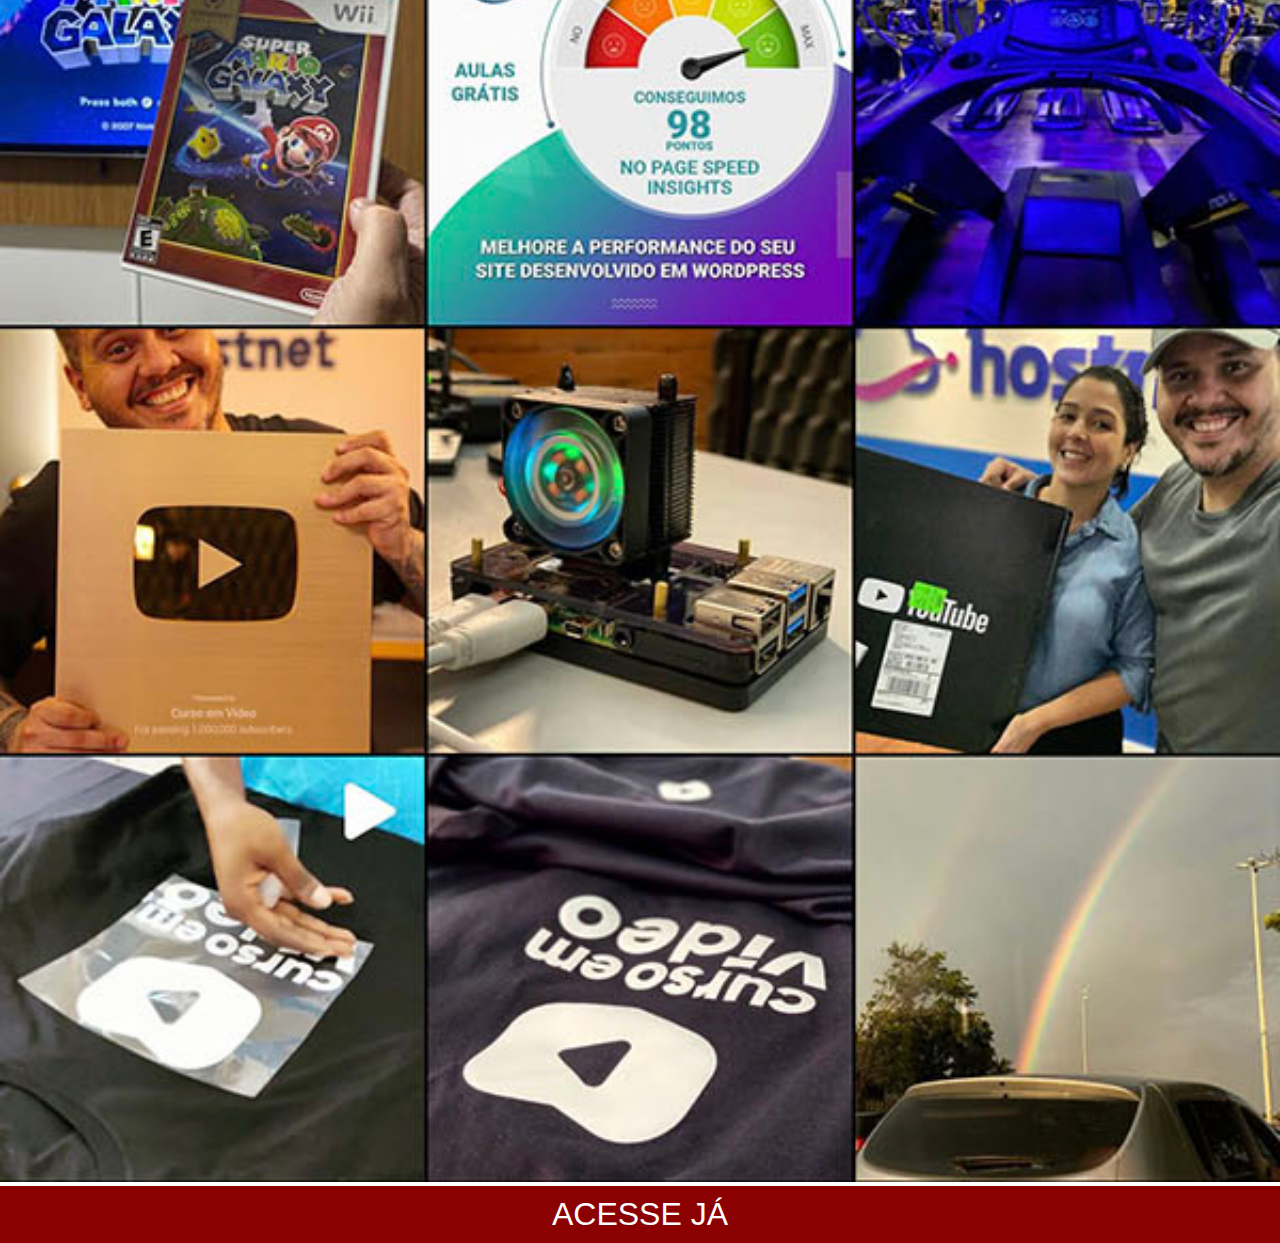
<file: instagram.html>
<!DOCTYPE html>
<html lang="pt-br">
<head>
    <meta charset="UTF-8">
    <meta http-equiv="X-UA-Compatible" content="IE=edge">
    <meta name="viewport" content="width=device-width, initial-scale=1.0">
    <title>Instagram</title>
    <link rel="stylesheet" href="estilos/social.css">
</head>
<body>
    <img src="imagens/tela-instagram.jpg" alt="instagram">
    <a href="#" target="_blank">ACESSE JÁ</a>
</body>
</html>
</file>
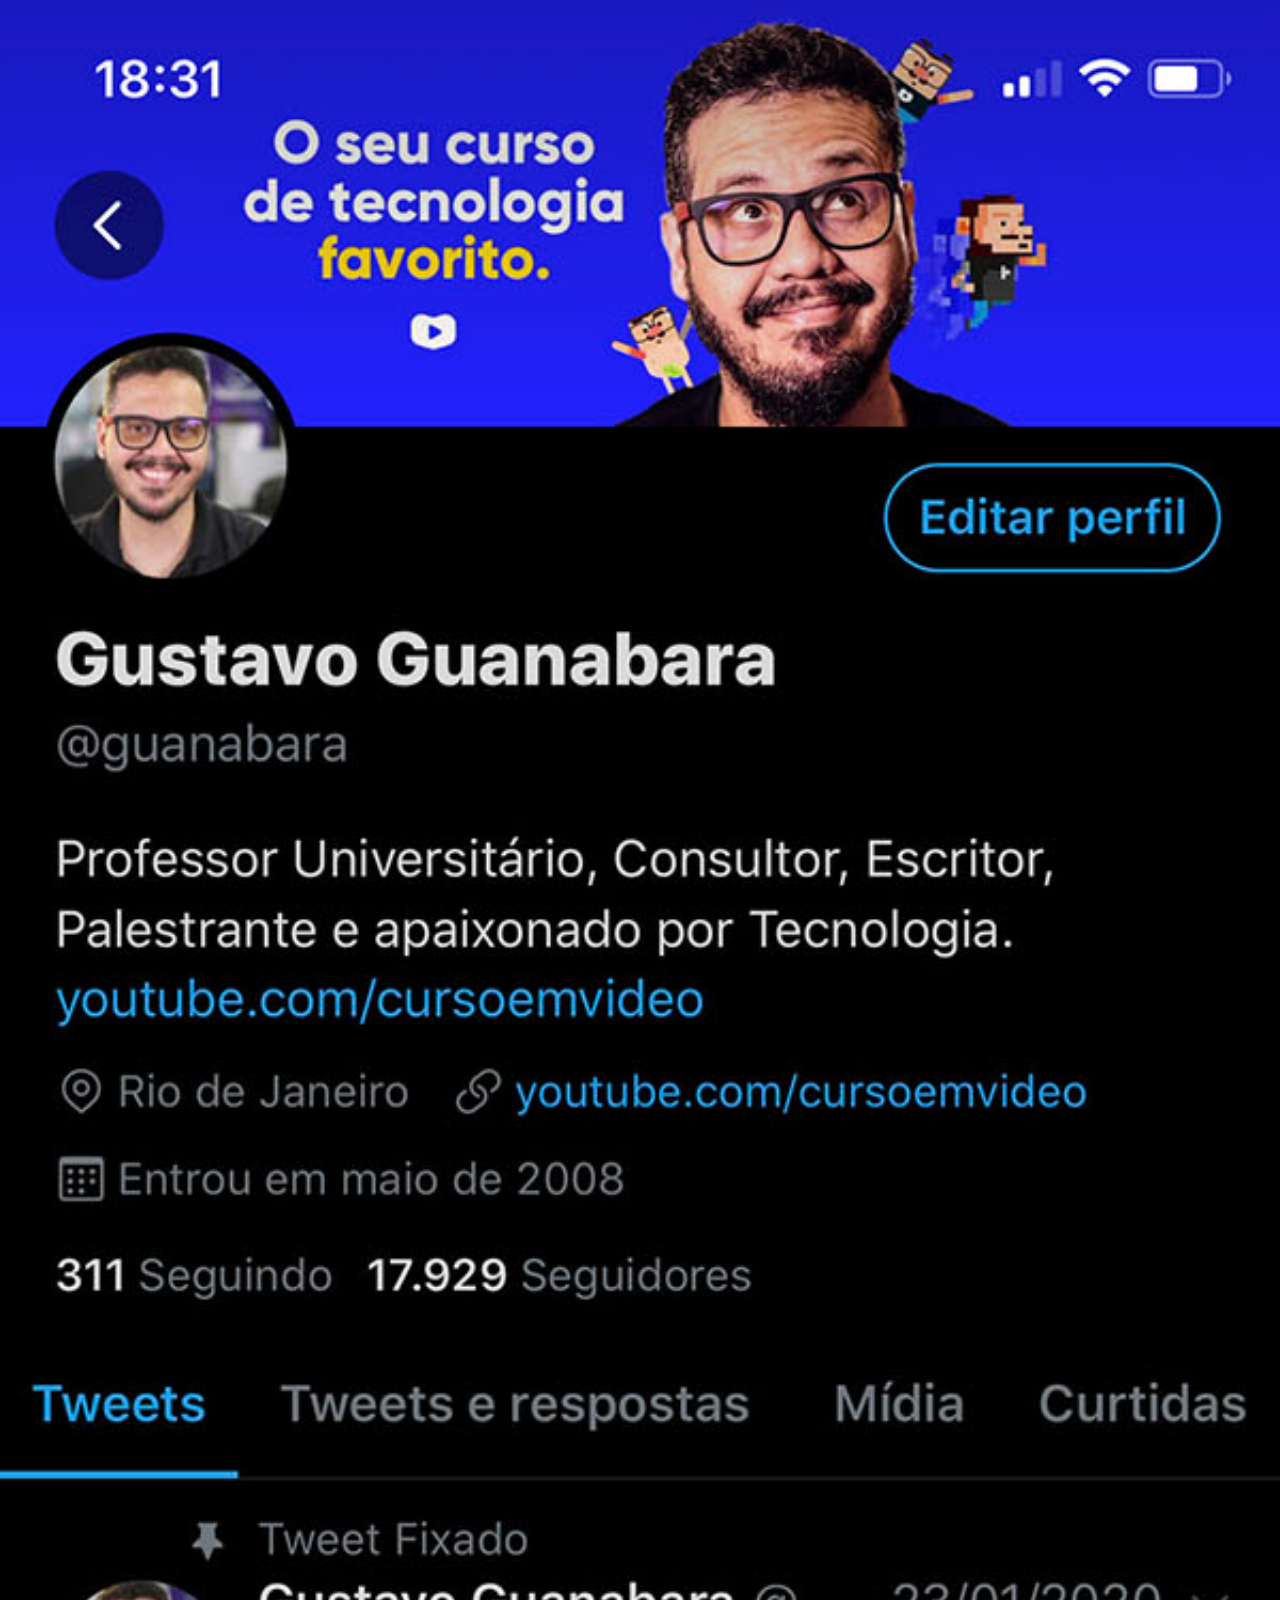
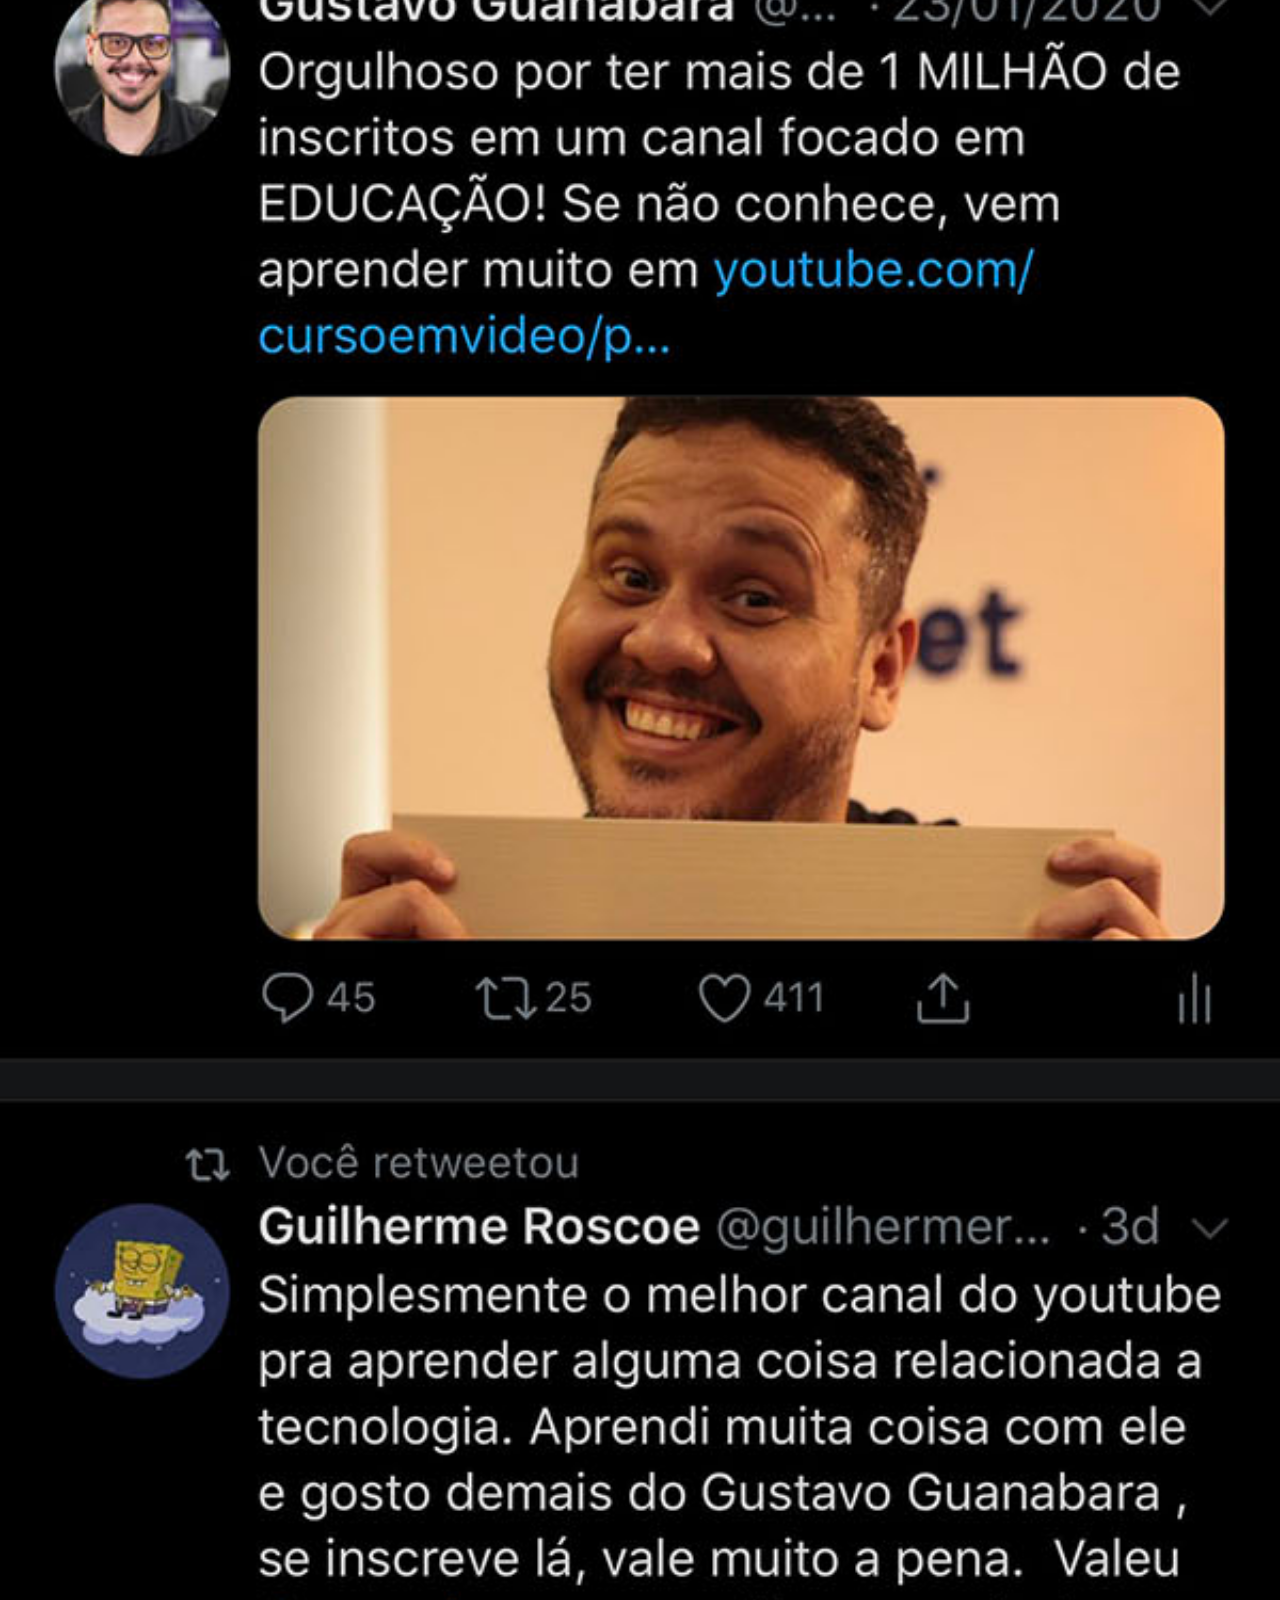
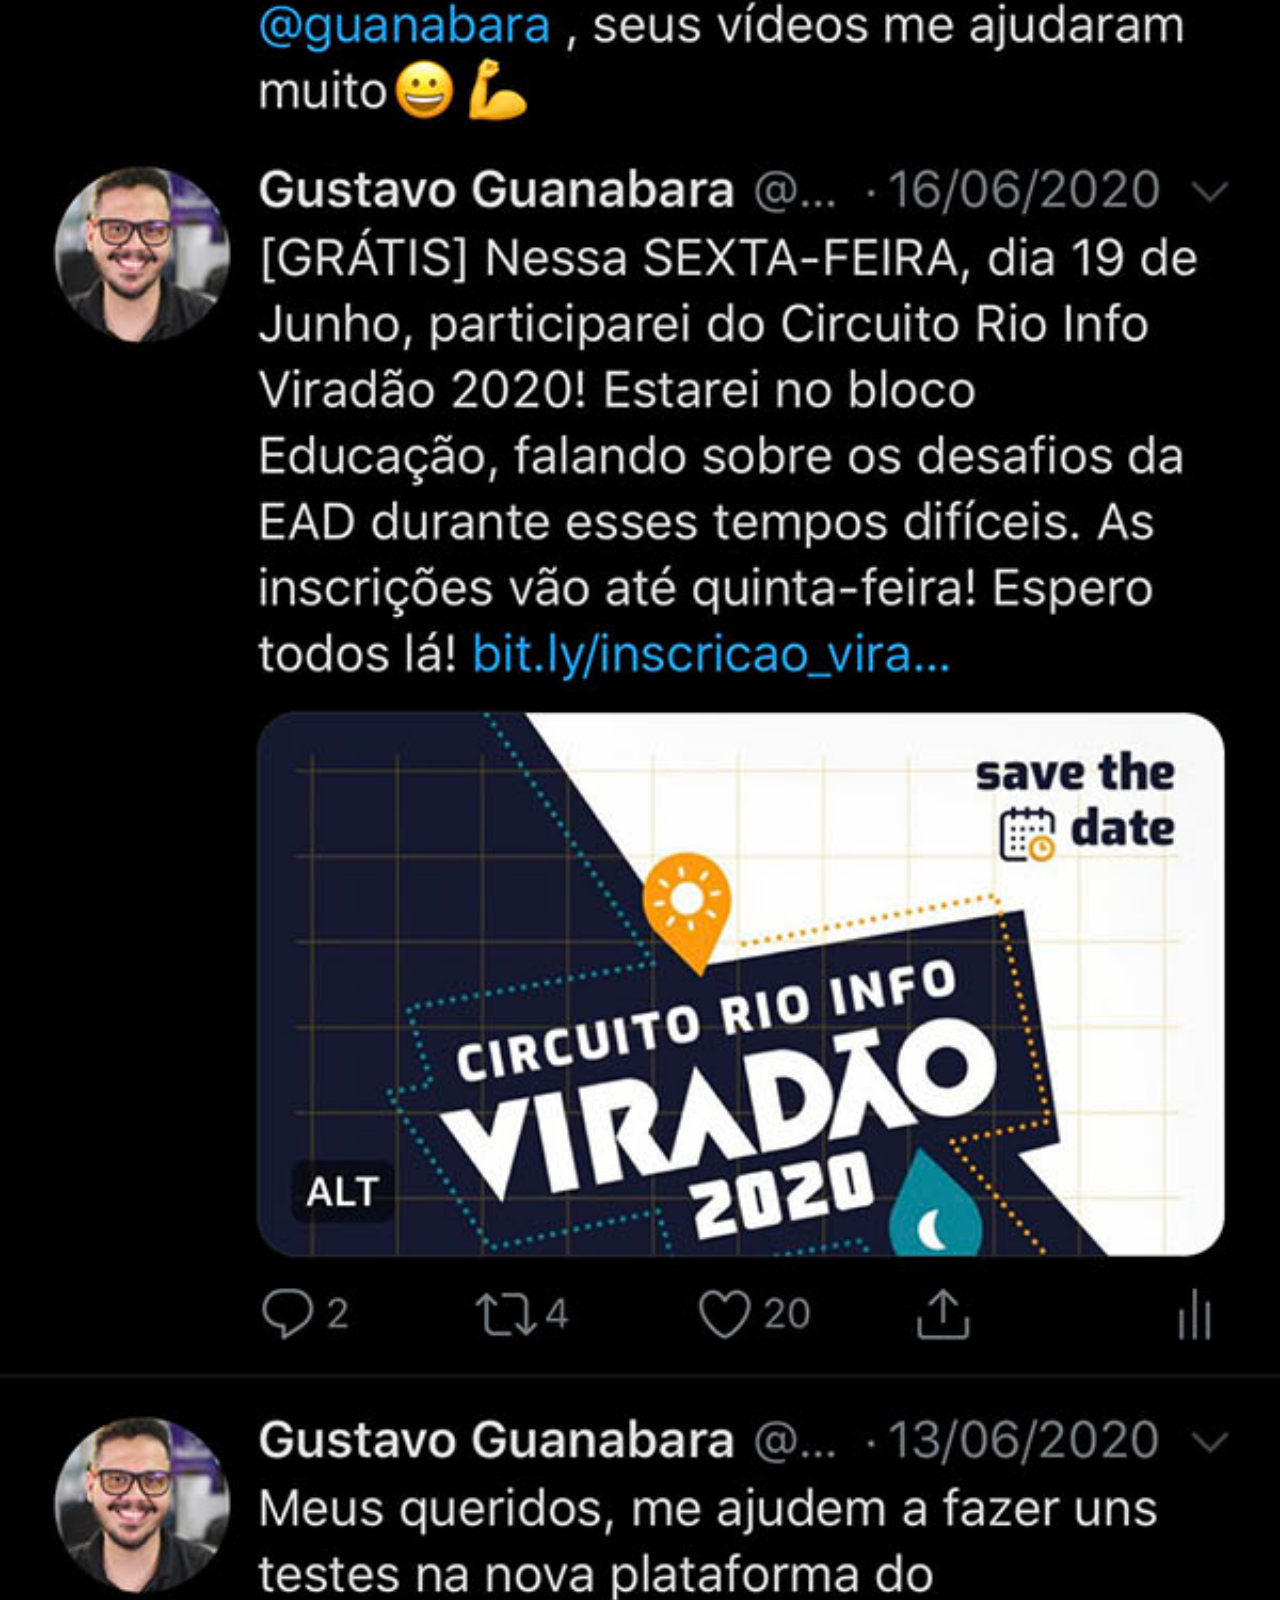
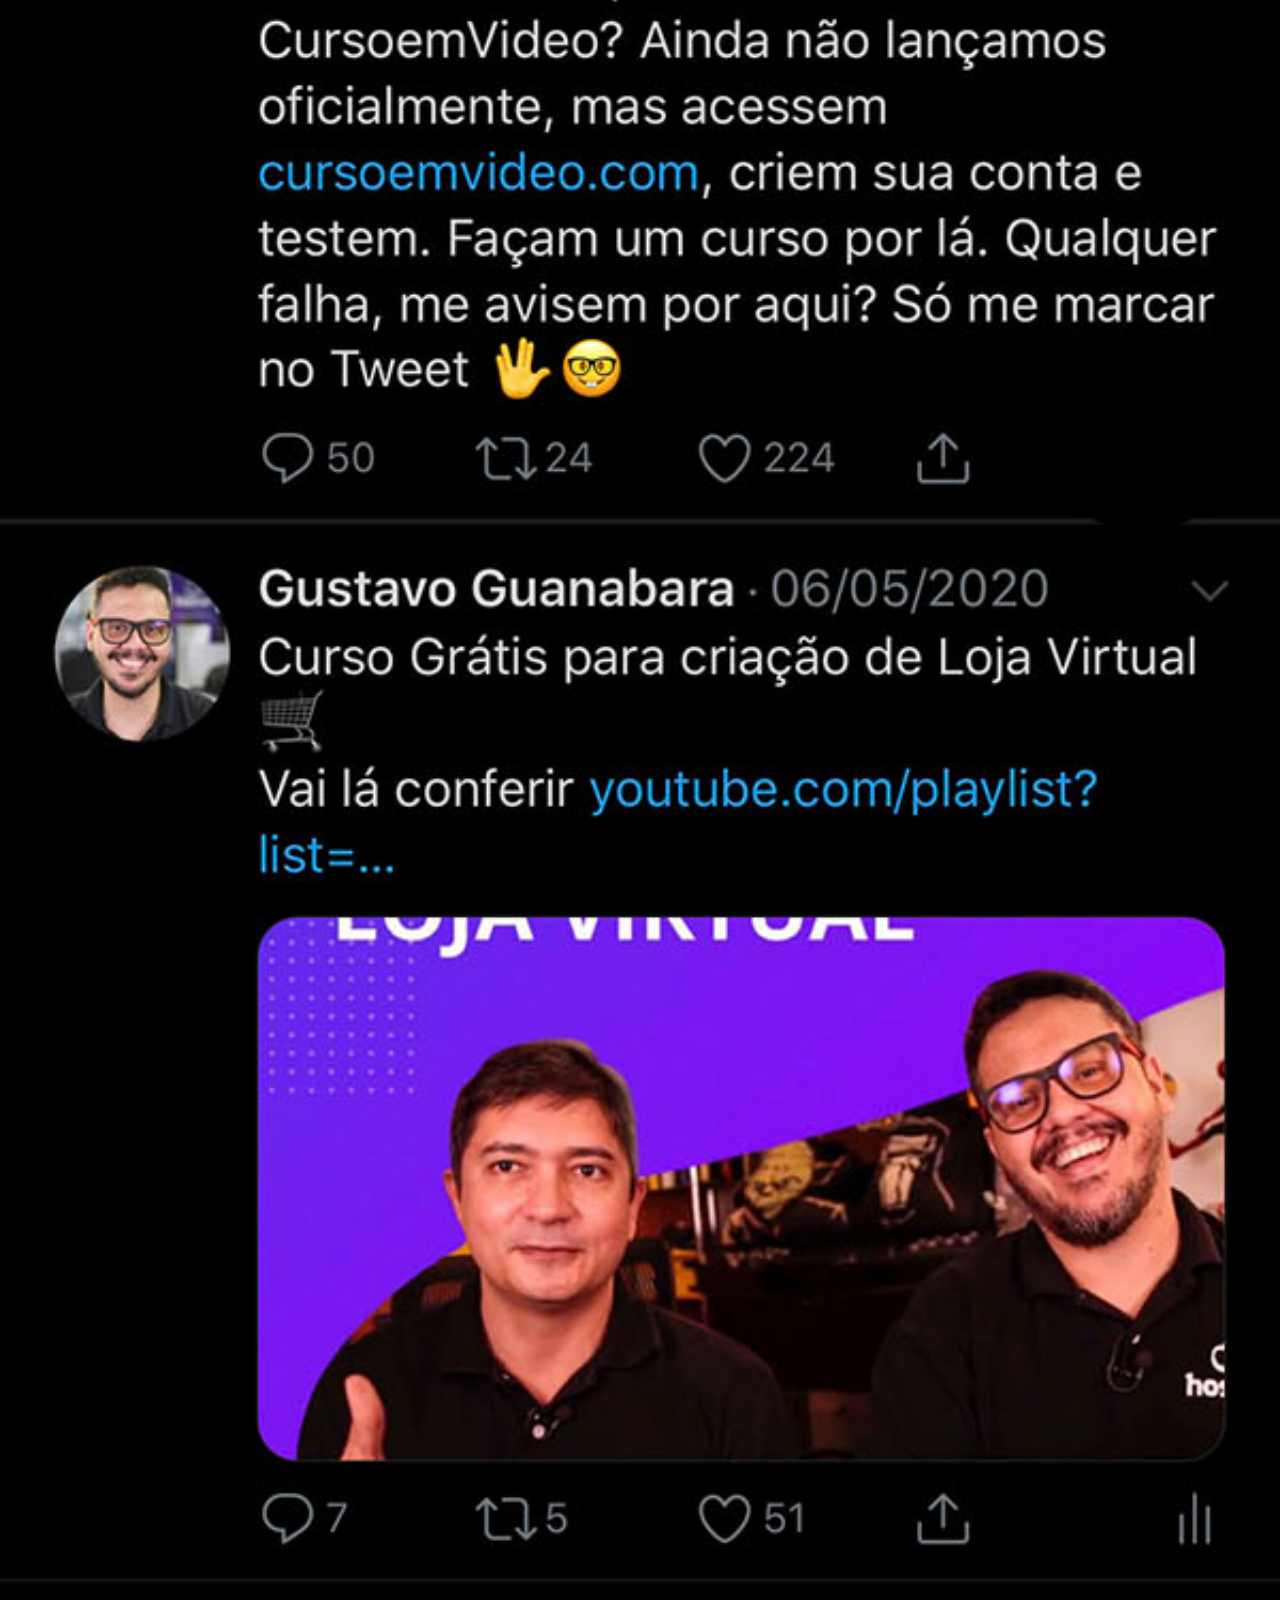
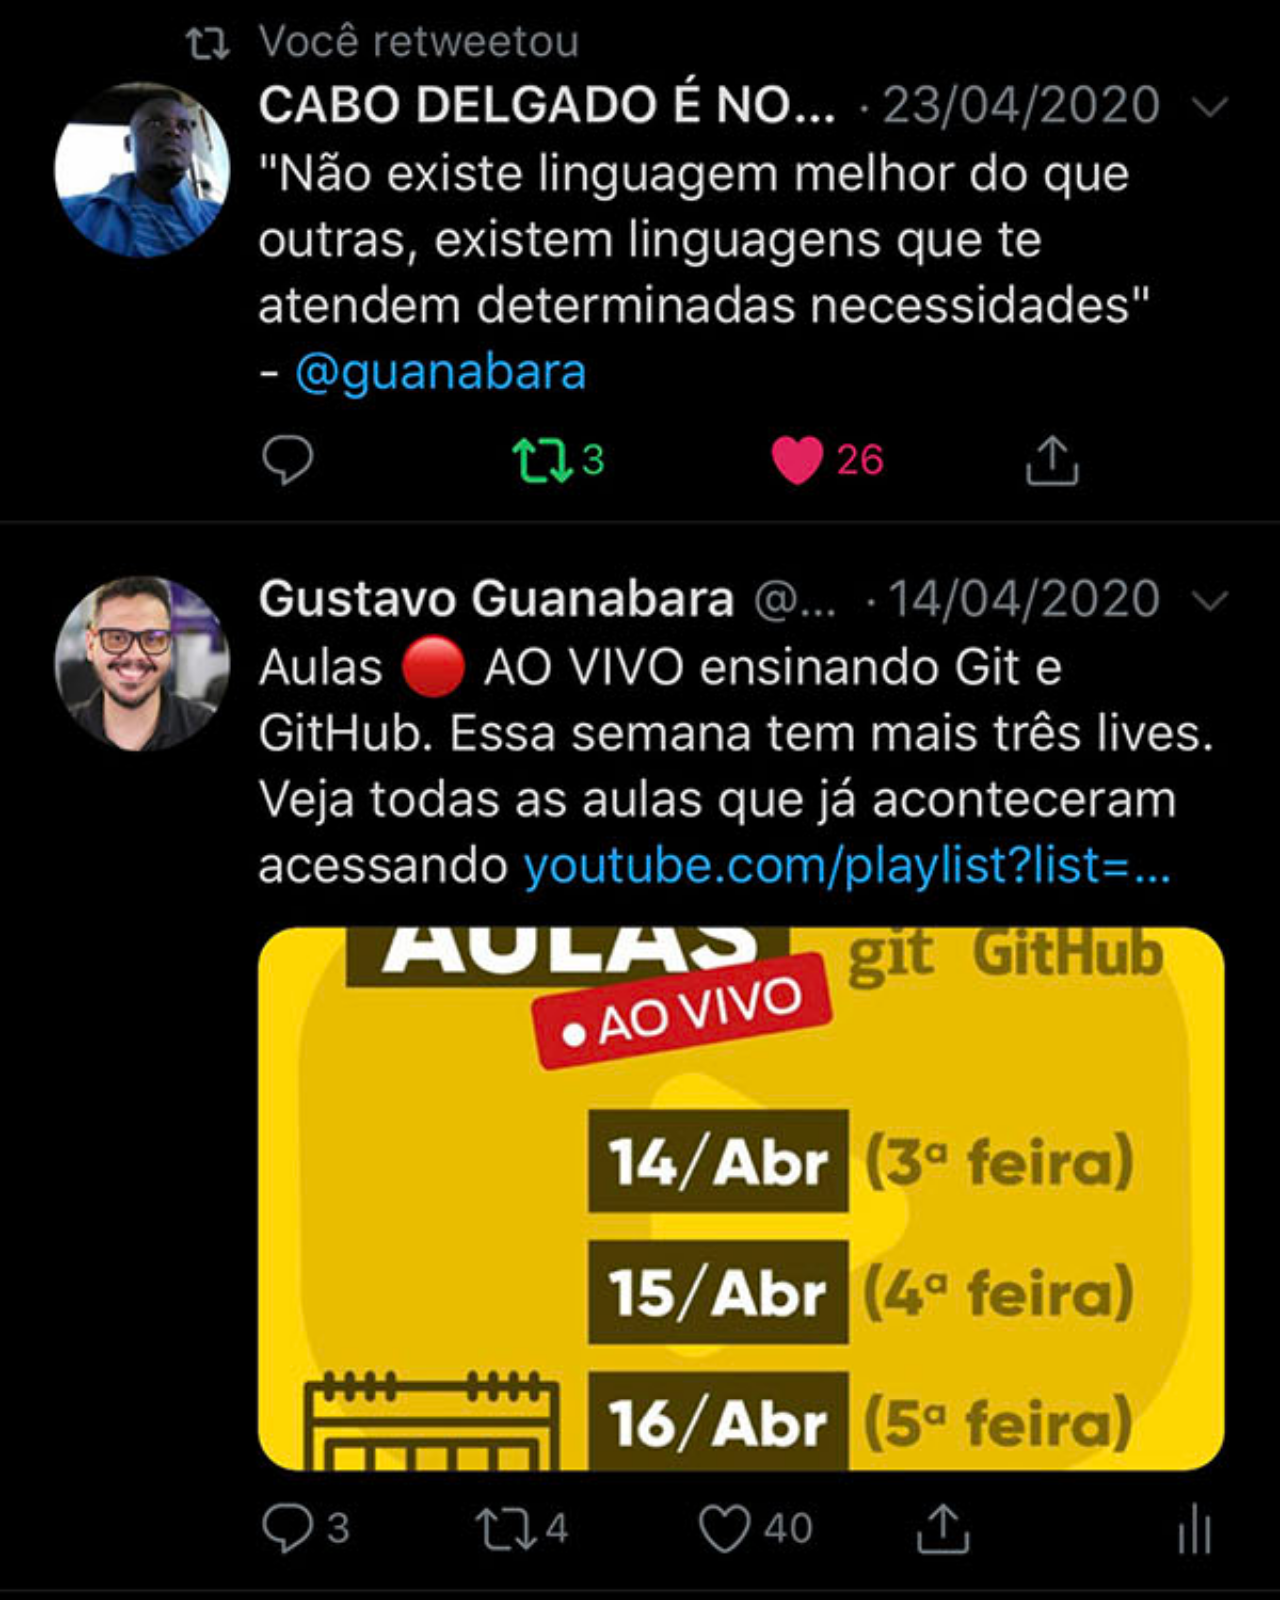
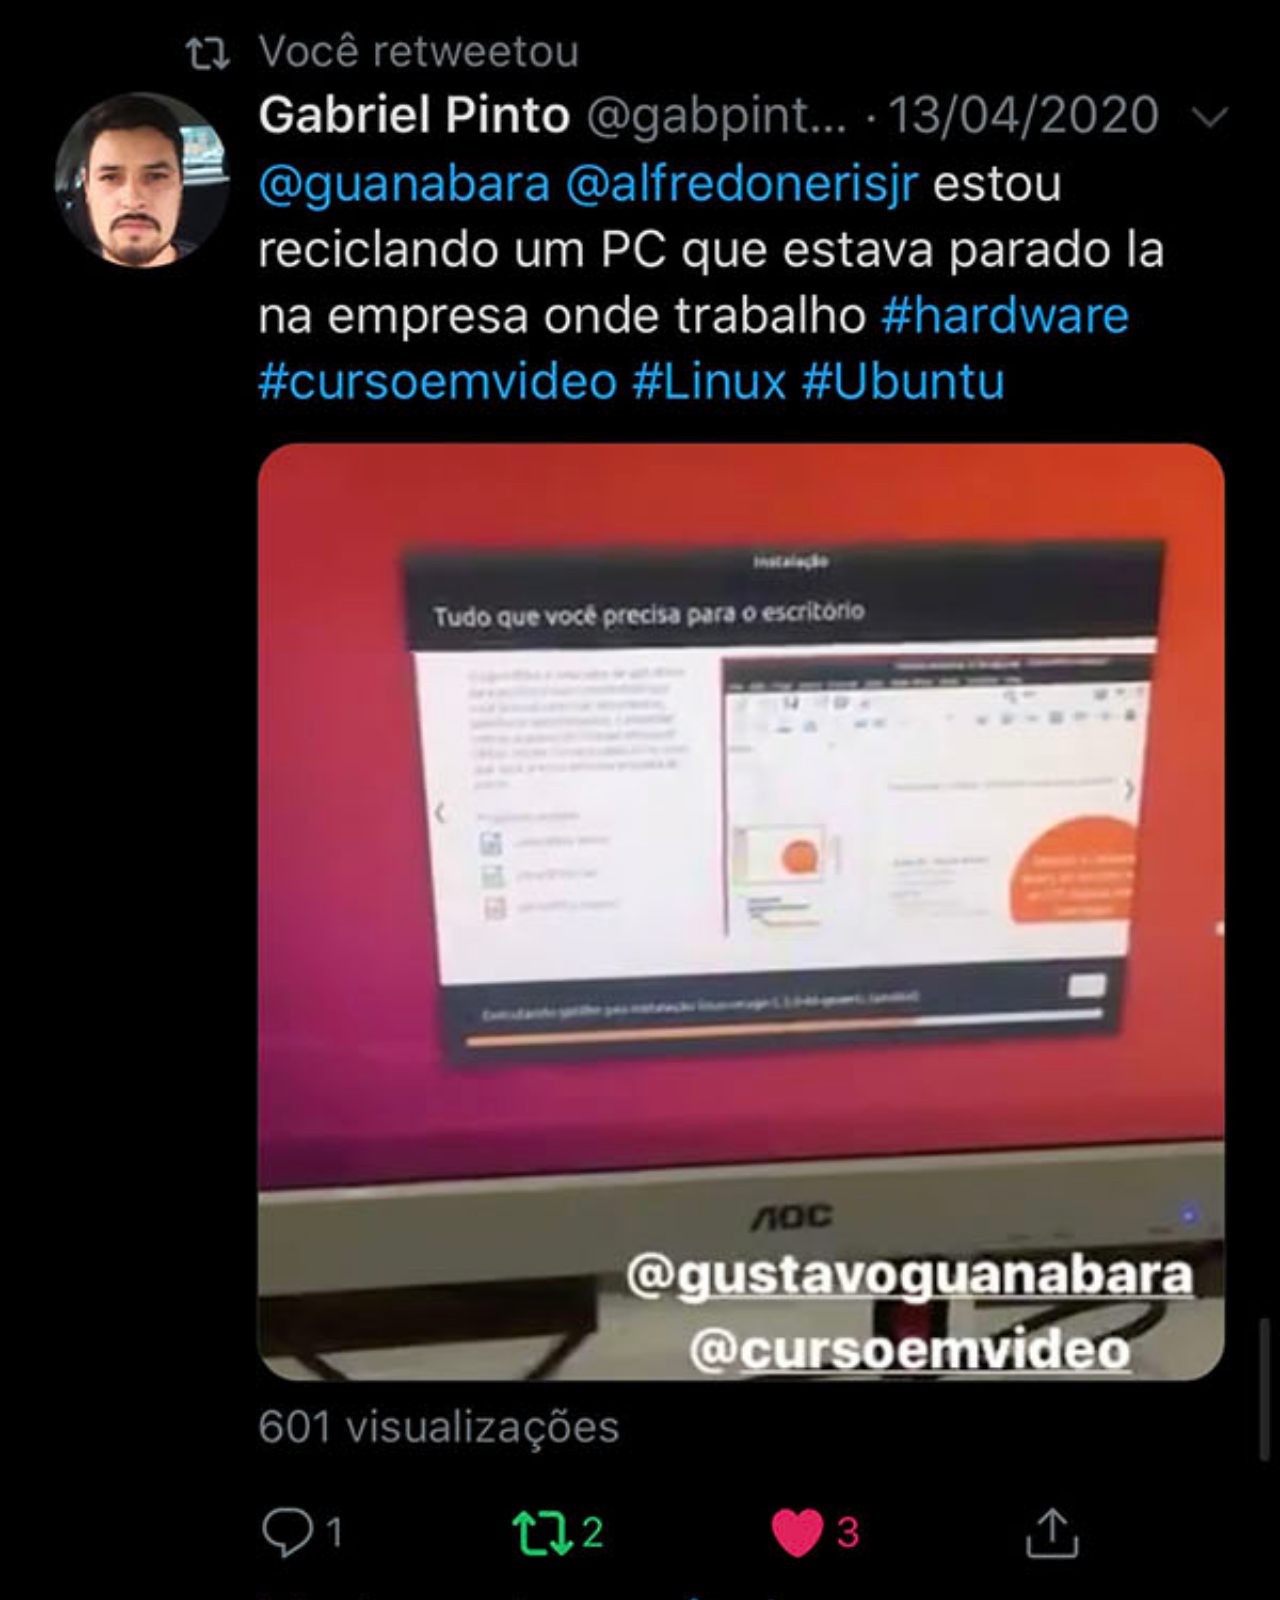
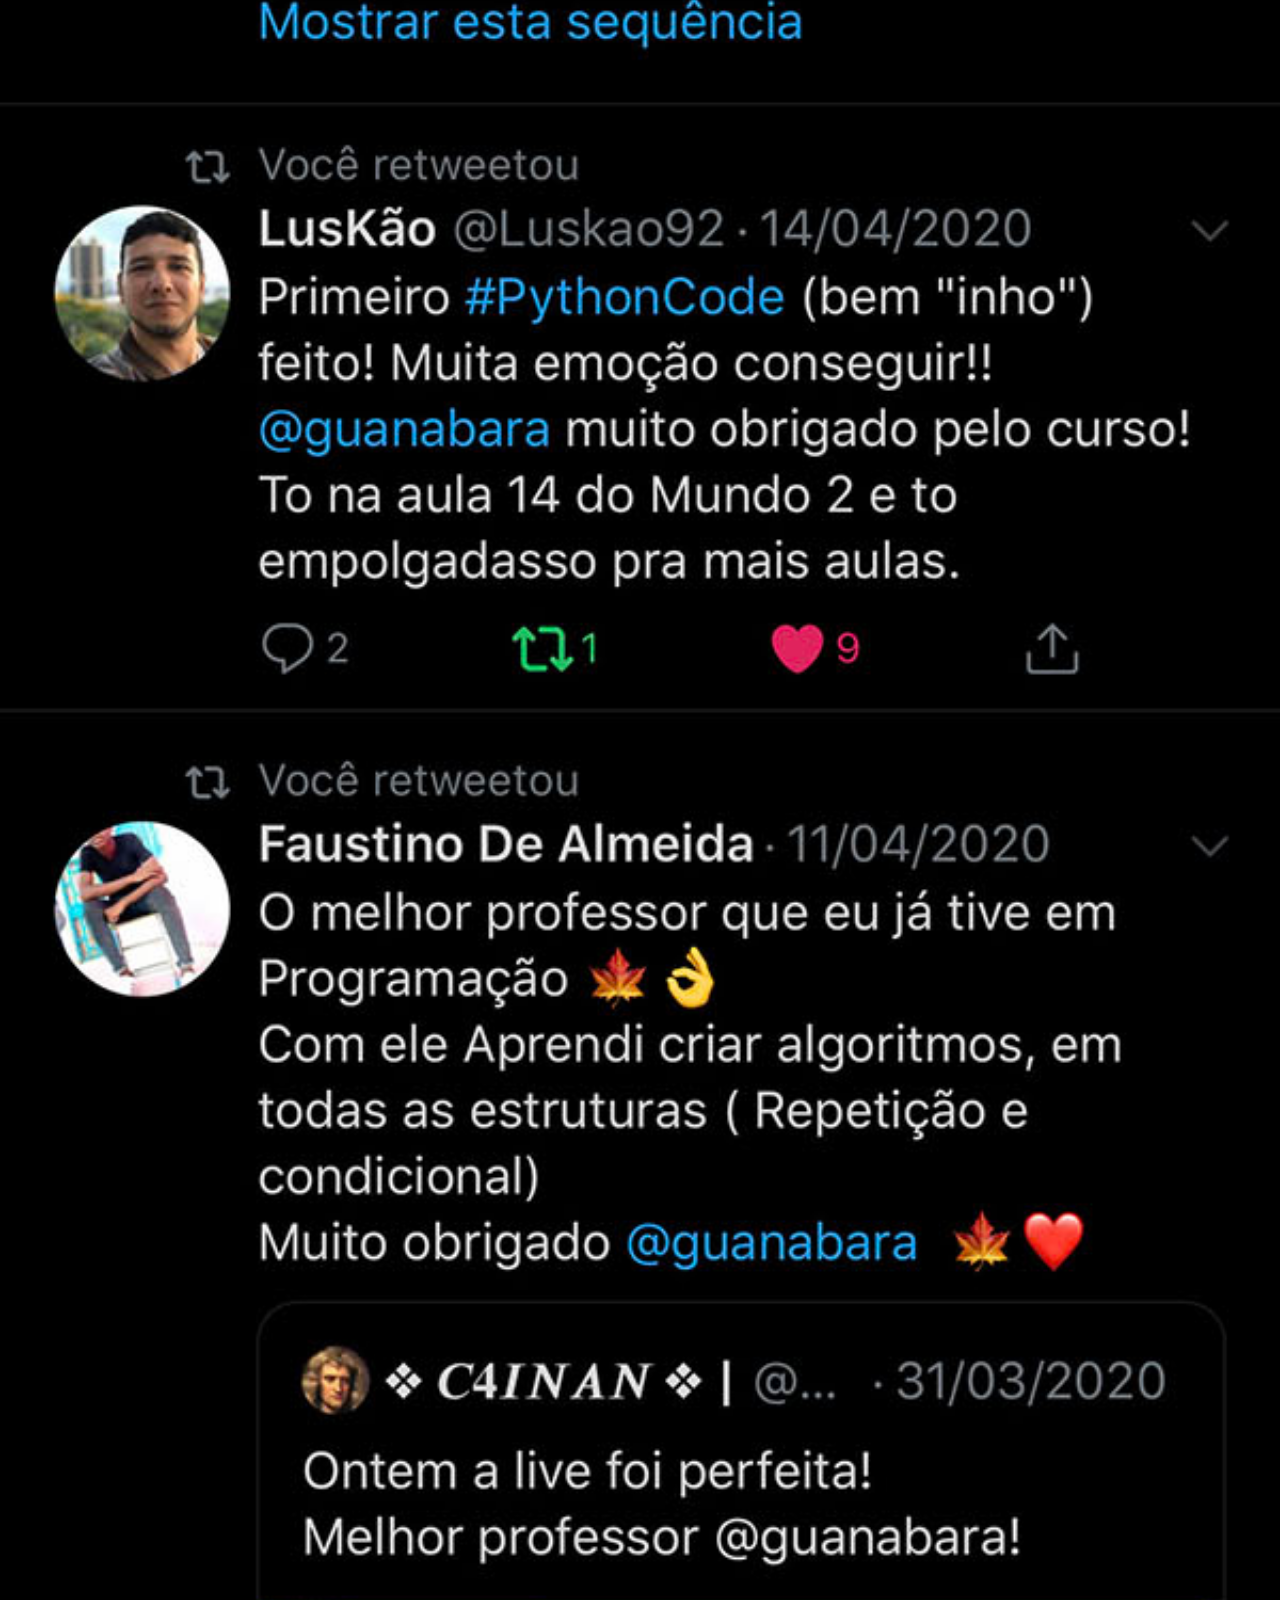
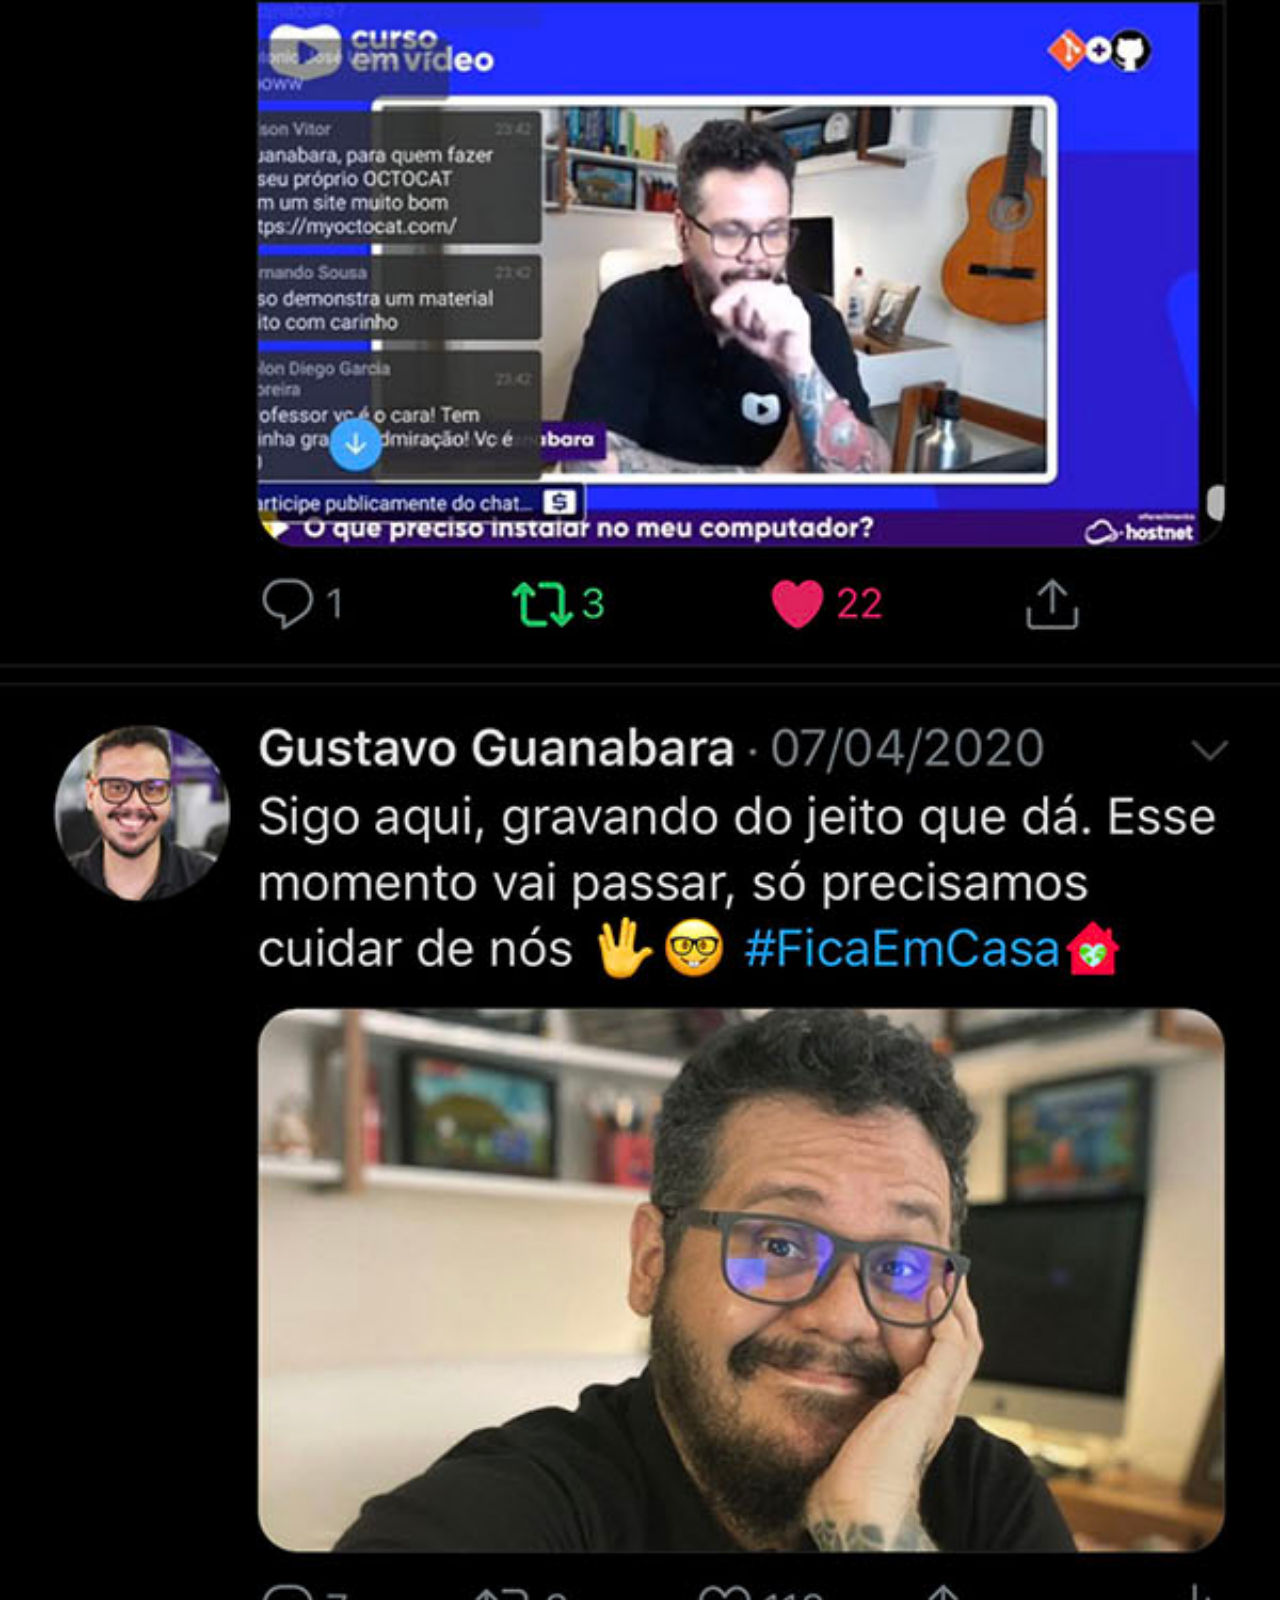
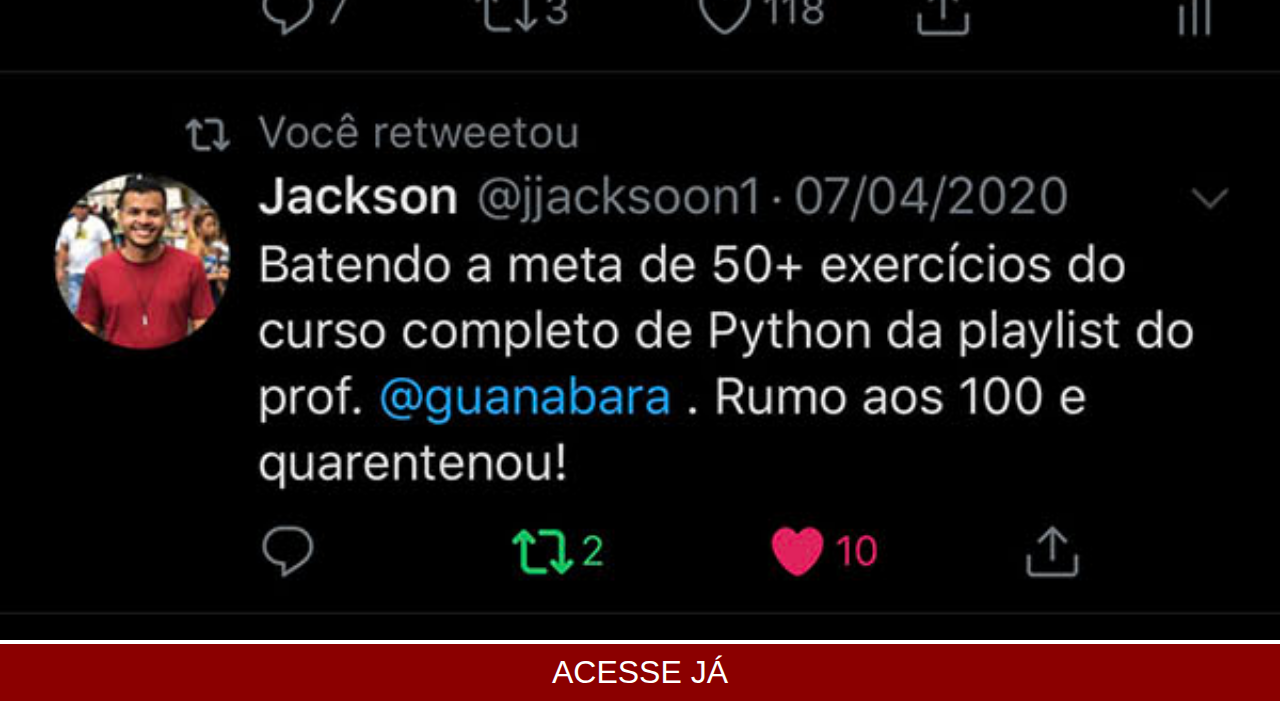
<file: twitter.html>
<!DOCTYPE html>
<html lang="pt-br">
<head>
    <meta charset="UTF-8">
    <meta http-equiv="X-UA-Compatible" content="IE=edge">
    <meta name="viewport" content="width=device-width, initial-scale=1.0">
    <title>Twitter</title>
    <link rel="stylesheet" href="estilos/social.css">
</head>
<body>
    <img src="imagens/tela-twitter.jpg" alt="twitter">
    <a href="#" target="_blank">ACESSE JÁ</a>
</body>
</html>
</file>
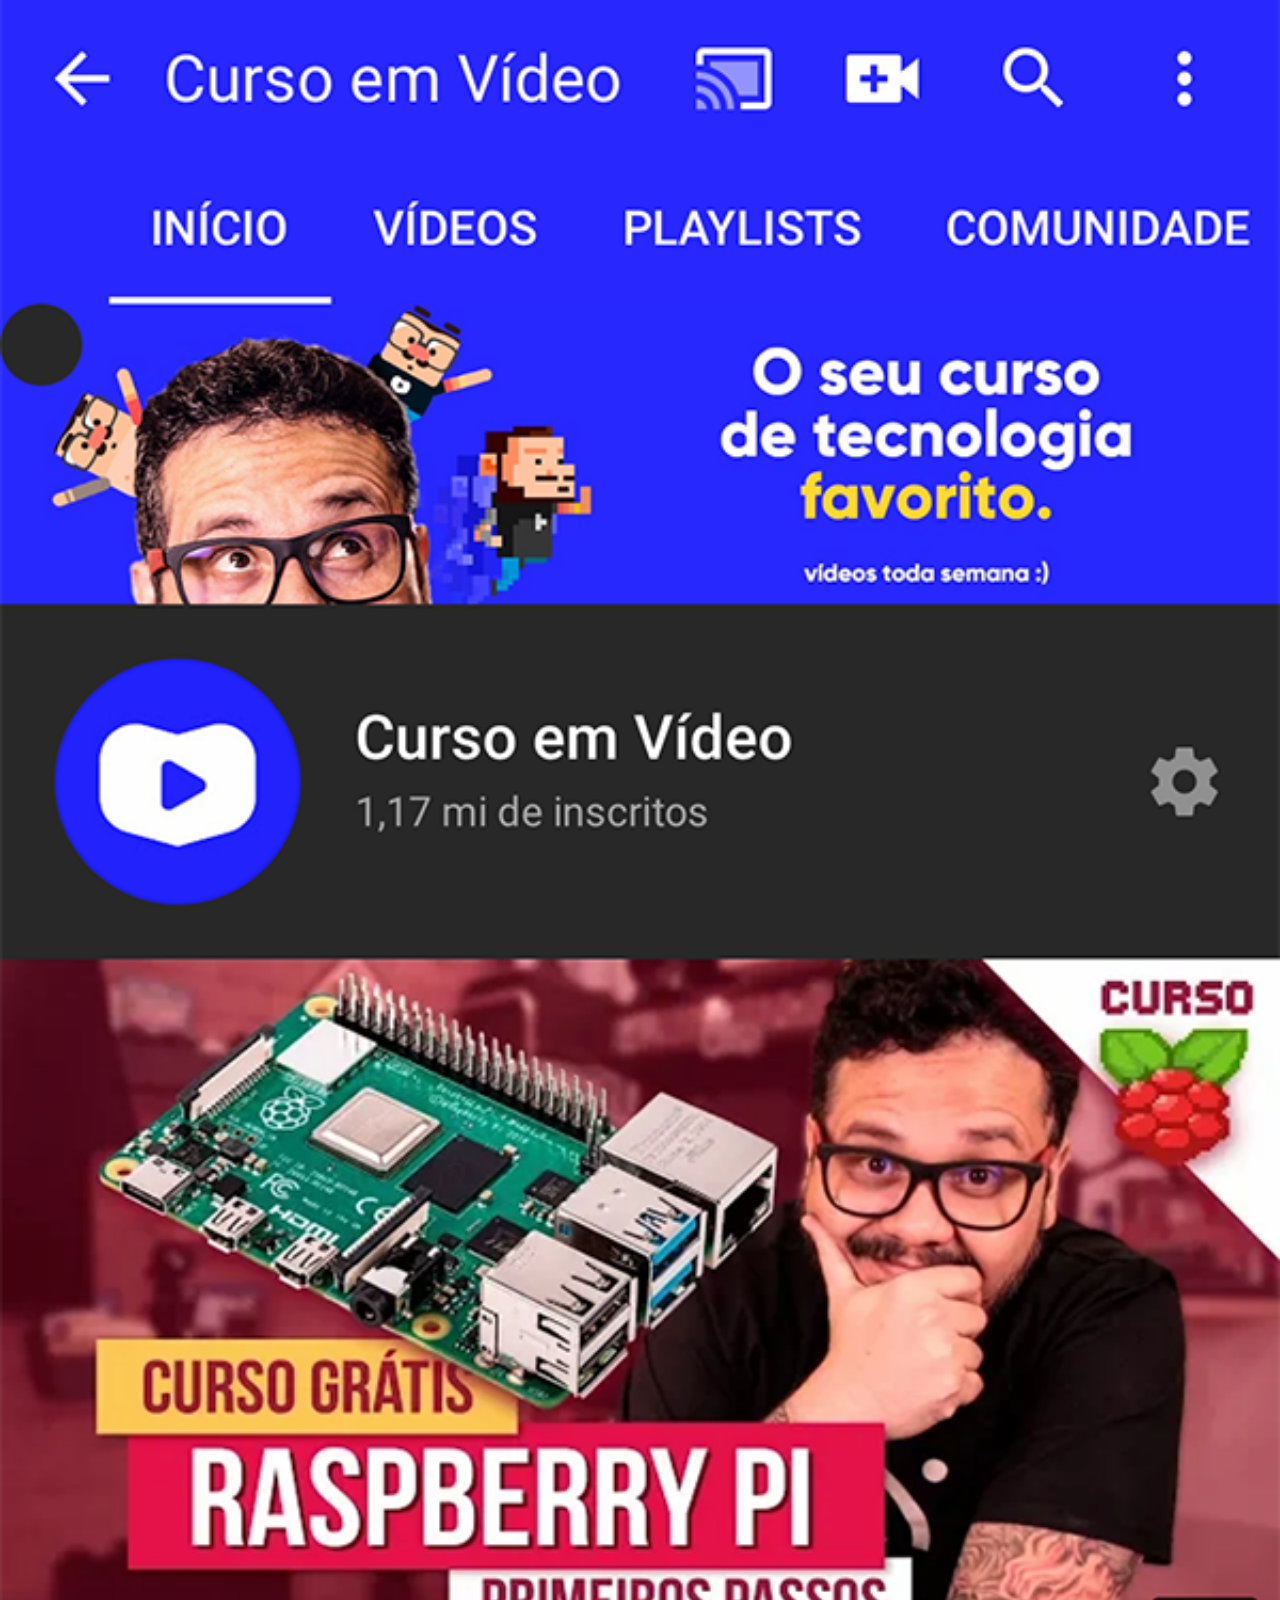
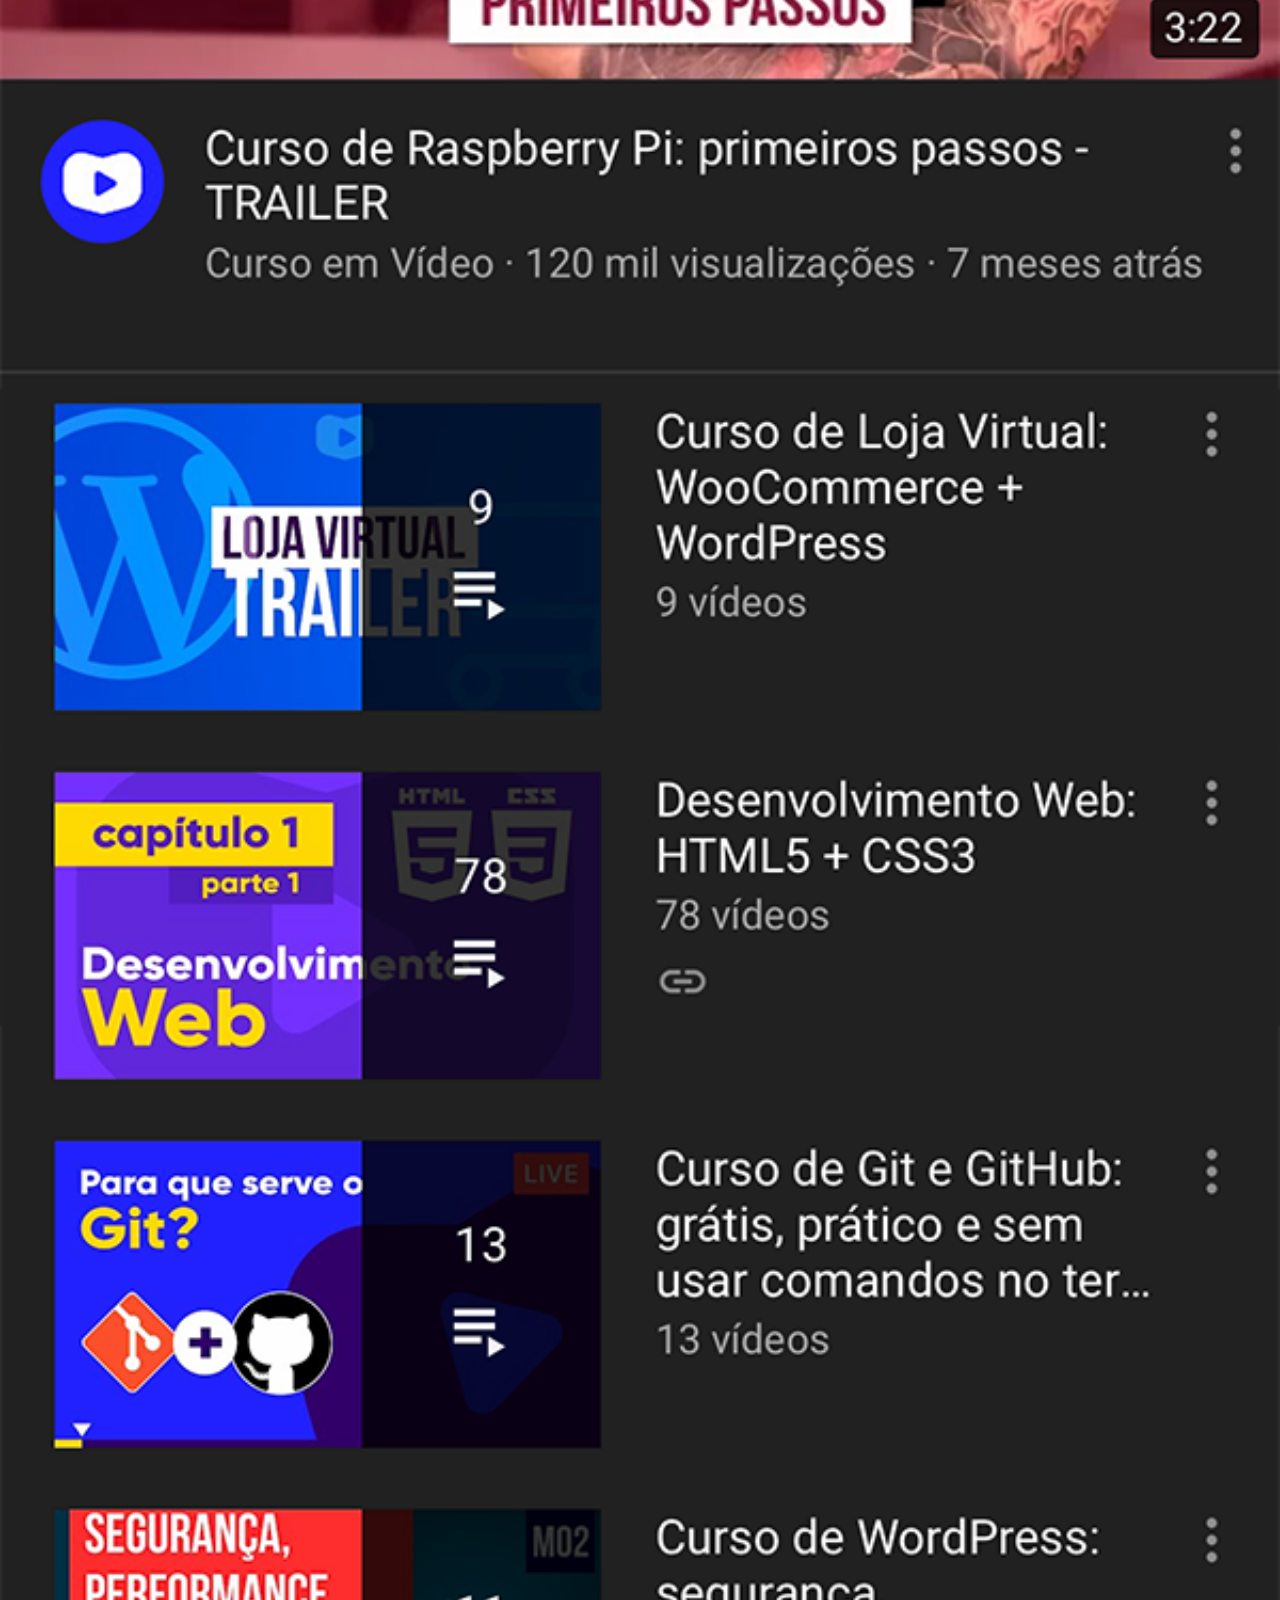
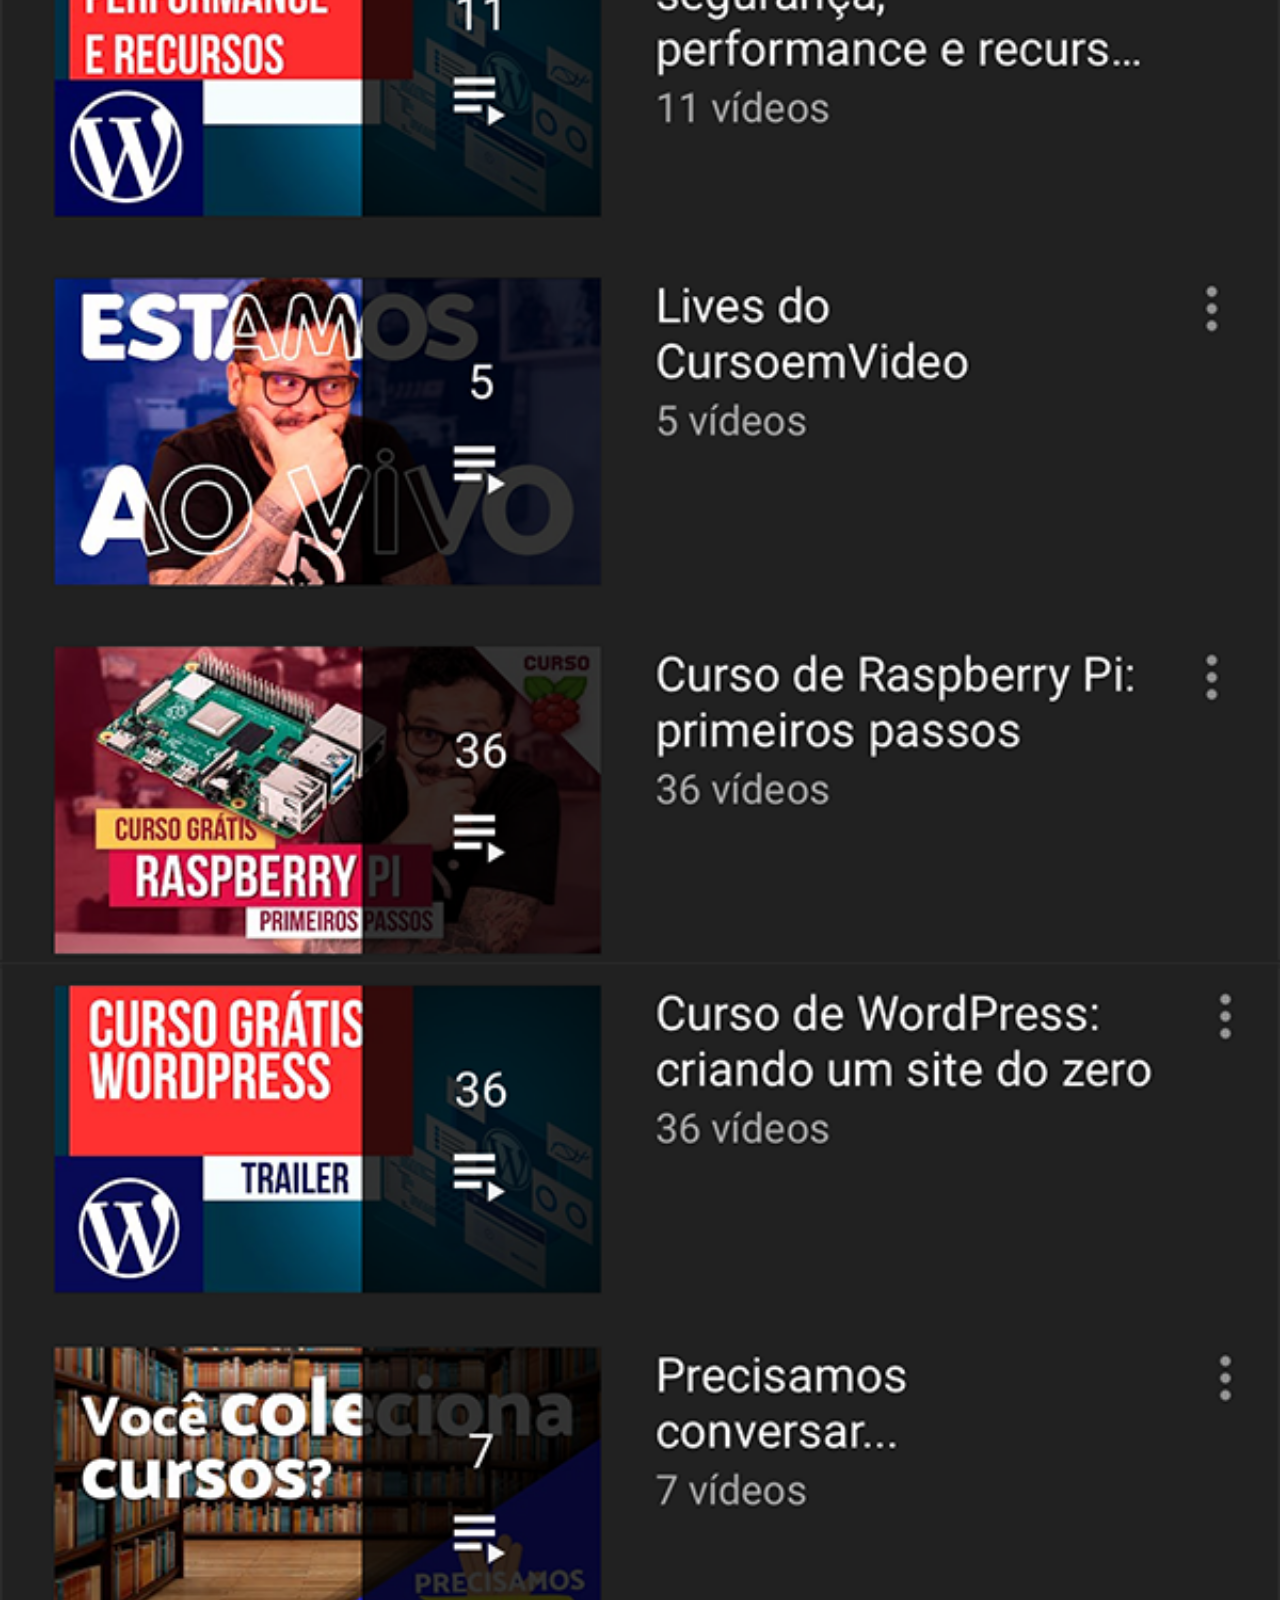
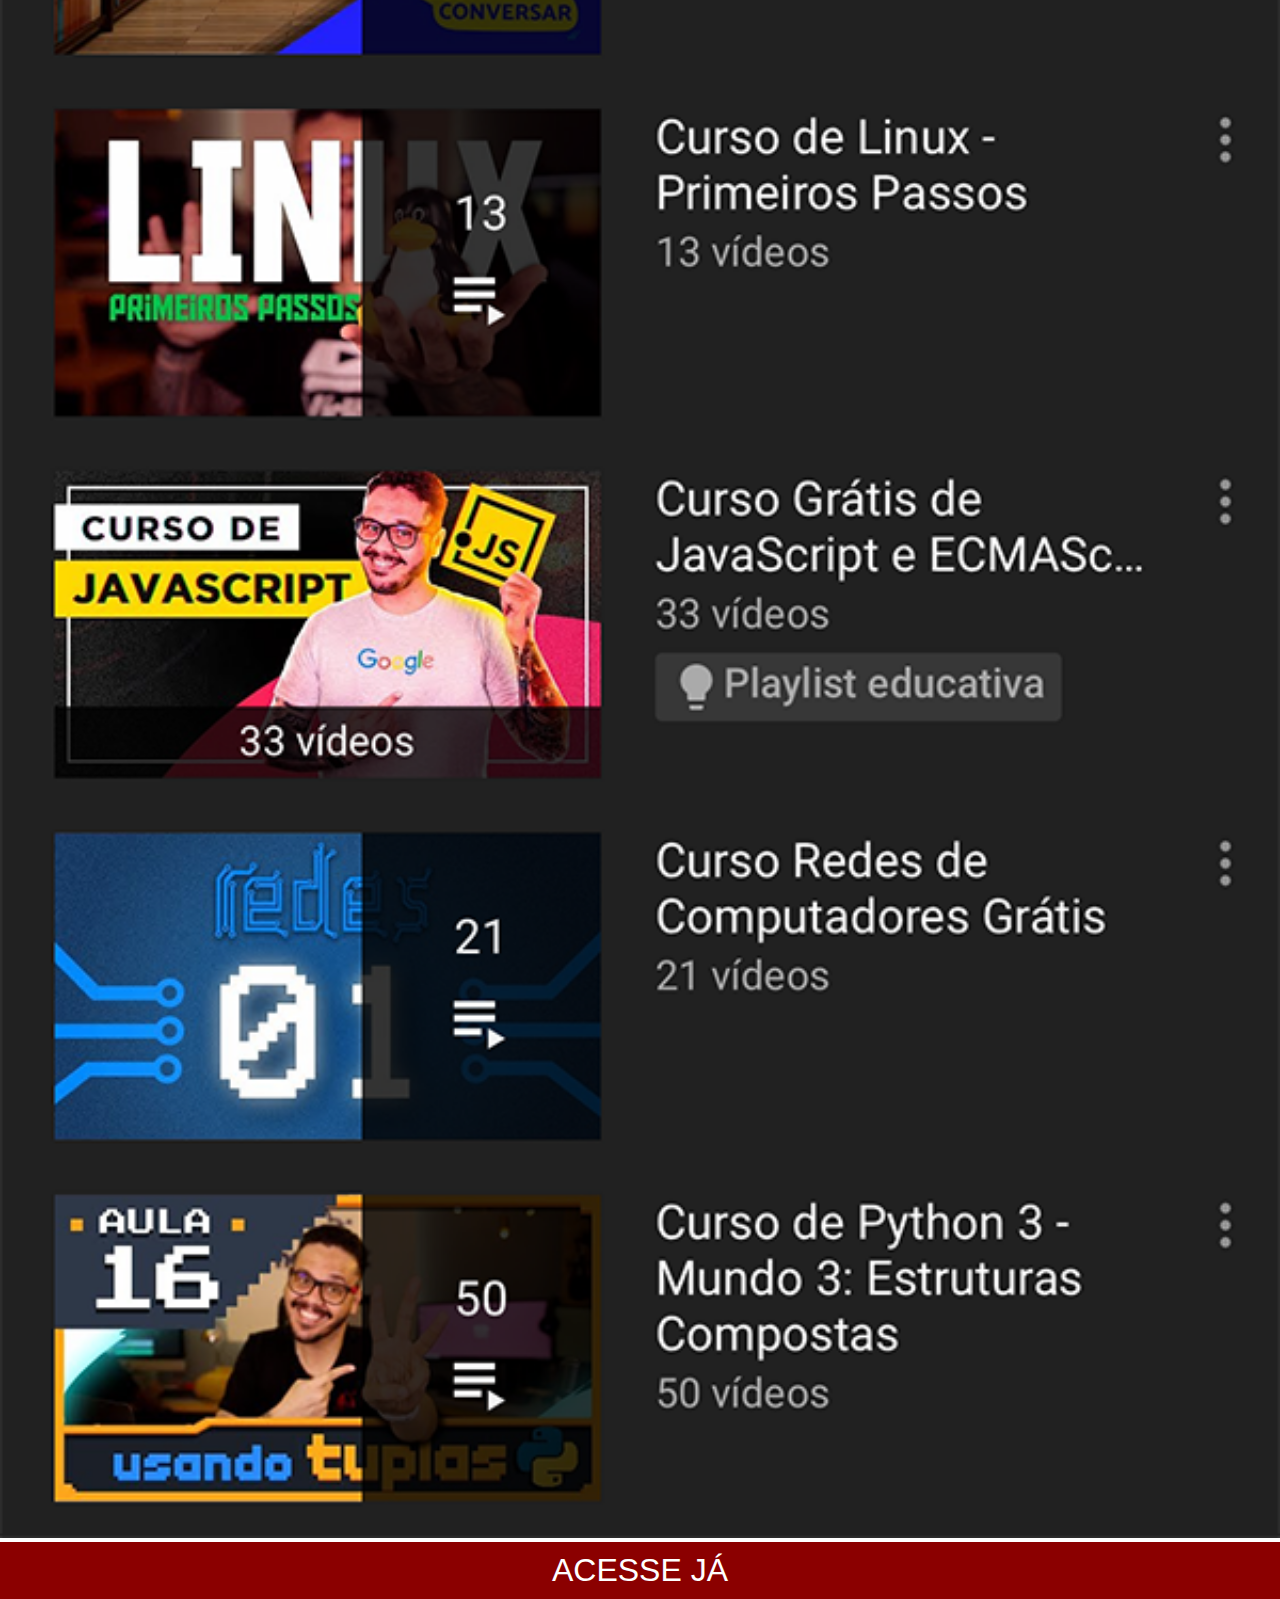
<file: youtube.html>
<!DOCTYPE html>
<html lang="pt-br">
<head>
    <meta charset="UTF-8">
    <meta http-equiv="X-UA-Compatible" content="IE=edge">
    <meta name="viewport" content="width=device-width, initial-scale=1.0">
    <title>youtube</title>
    <link rel="stylesheet" href="estilos/social.css">
</head>
<body>
    <img src="imagens/tela-youtube.png" alt="youtube">
    <a href="#" target="_blank">ACESSE JÁ</a>
</body>
</html>
</file>
<file: estilos/estilos.css>
* {
    padding: 0px;
    margin: 0px;
    font-family: Arial, Helvetica, sans-serif;
}

html, body {
    width: 100vw;
    height: 100vh;
    background-color: black;  
}

body {
    background: url(../imagens/fundo-madeira.jpg) no-repeat top center;
    background-size: cover;
    background-attachment: fixed;
}

main {
    height: 100vh;
    position: relative;
}

section > a > img {
    width: 50px;
    border-radius: 50%;
    margin: 5px;
    box-shadow: 2px 2px 5px #000000a1;
}

section > a > img:hover {
    border: 2px solid rgba(255, 255, 255, 0.555);
    box-sizing: border-box;
}

#botoes {
    text-align: right;
}

#telefone {
    position: absolute;
    left: 50%;
    top: 50%;
    transform: translate(-50%, -50%);
    
    background: url(../imagens/frame-iphone.png) no-repeat;
    height: 627px;
    width: 311px;
}

#home {
    position: relative;
    top: 80px;
    left: 22px;
    width: 267px;
    height: 470px;
}
</file>
<file: estilos/social.css>
* {
    padding: 0px;
    margin: 0px;
    font-family: Arial, Helvetica, sans-serif;
}


img {
    width: 100vw;
}

a {
    display: block;
    background-color: darkred;
    font-size: 2em;
    color: white;
    text-decoration: none;
    text-align: center;
    padding: 10px;
}

a:hover {
    background-color: red;
}
</file>
